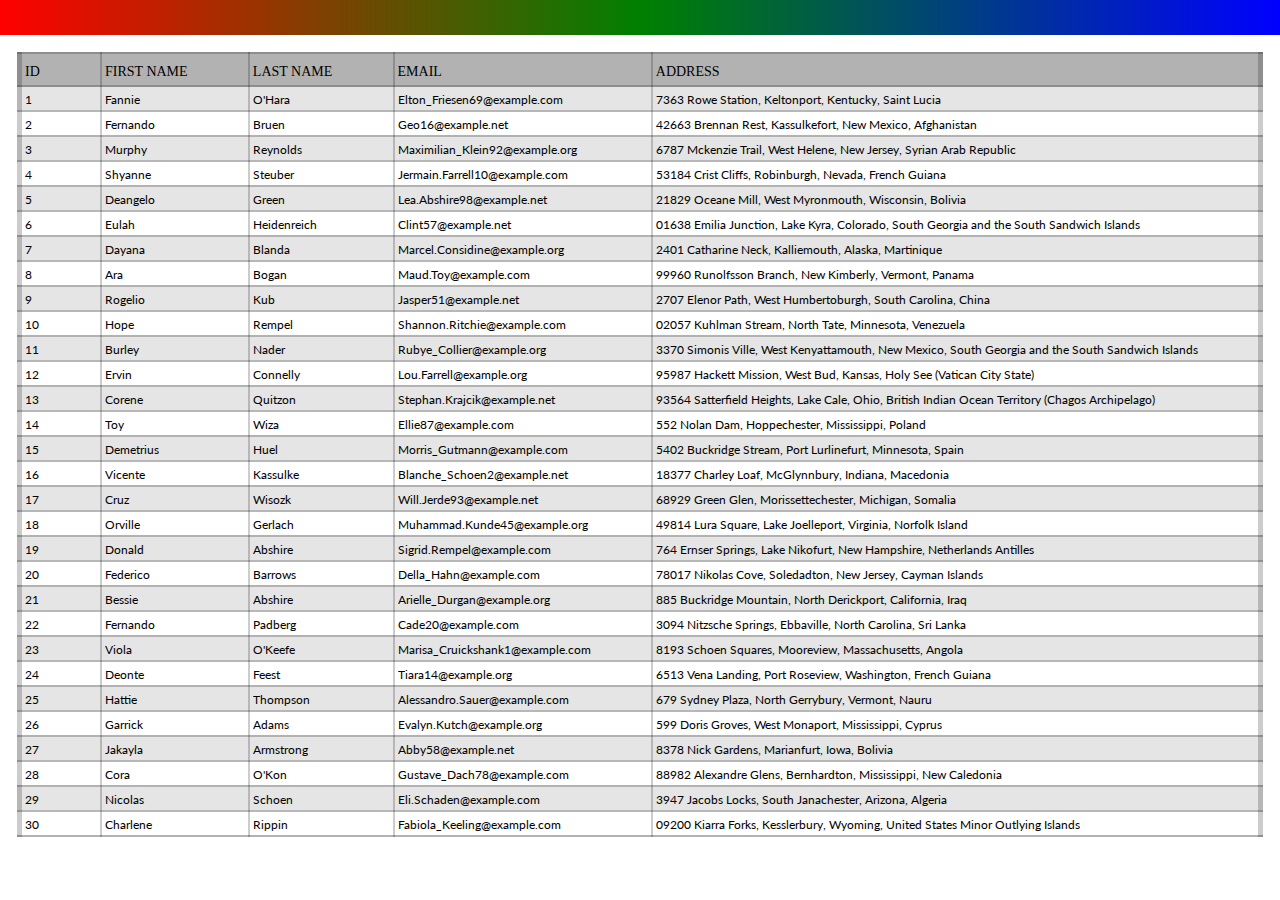
<file: index.html>
<!DOCTYPE html><html lang="en"><head><meta charset="utf-8"/><meta name="viewport" content="width=device-width,initial-scale=1,shrink-to-fit=no"/><link rel="shortcut icon" href="/favicon.ico"/><link href="https://fonts.googleapis.com/css?family=Arima+Madurai" rel="stylesheet"/><title>Z</title><link href="/static/css/main.370e3003.css" rel="stylesheet"></head><body><div id="root"></div><script type="text/javascript" src="/static/js/main.82086cce.js"></script></body></html>
</file>
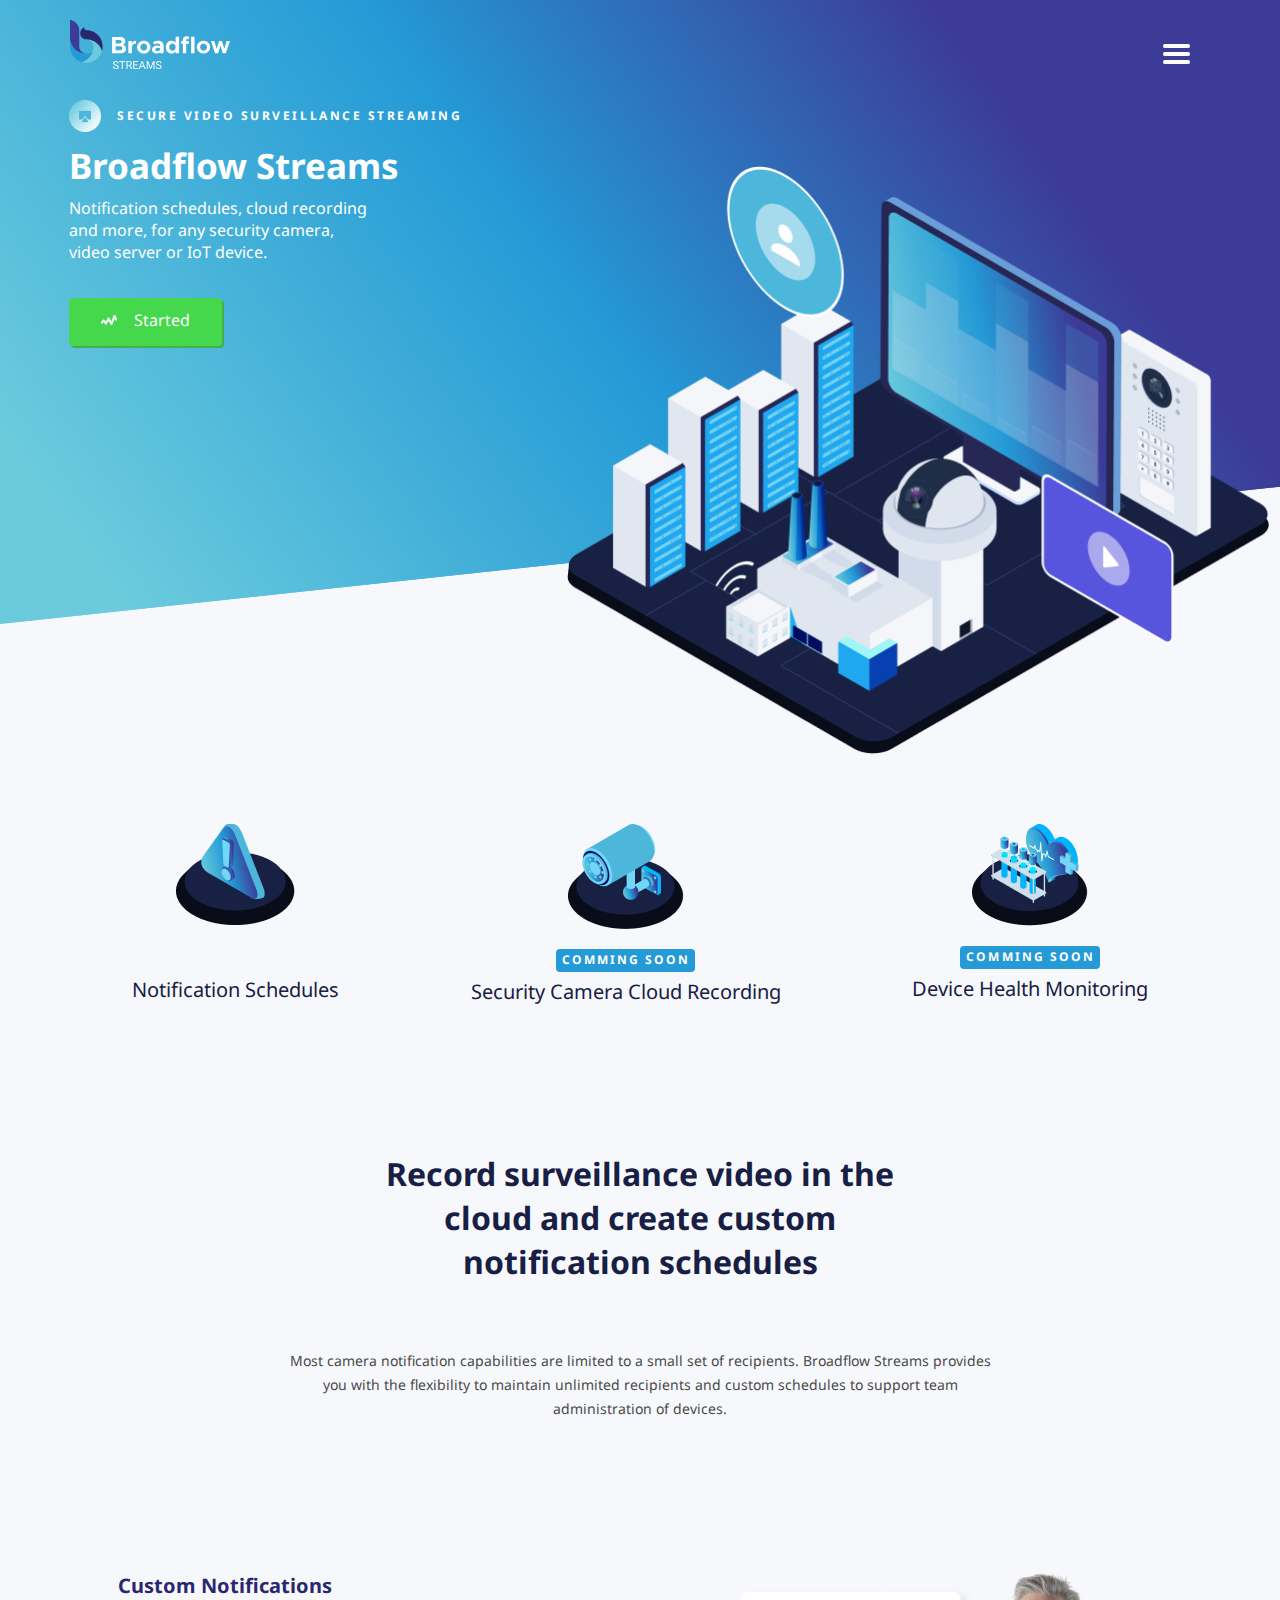
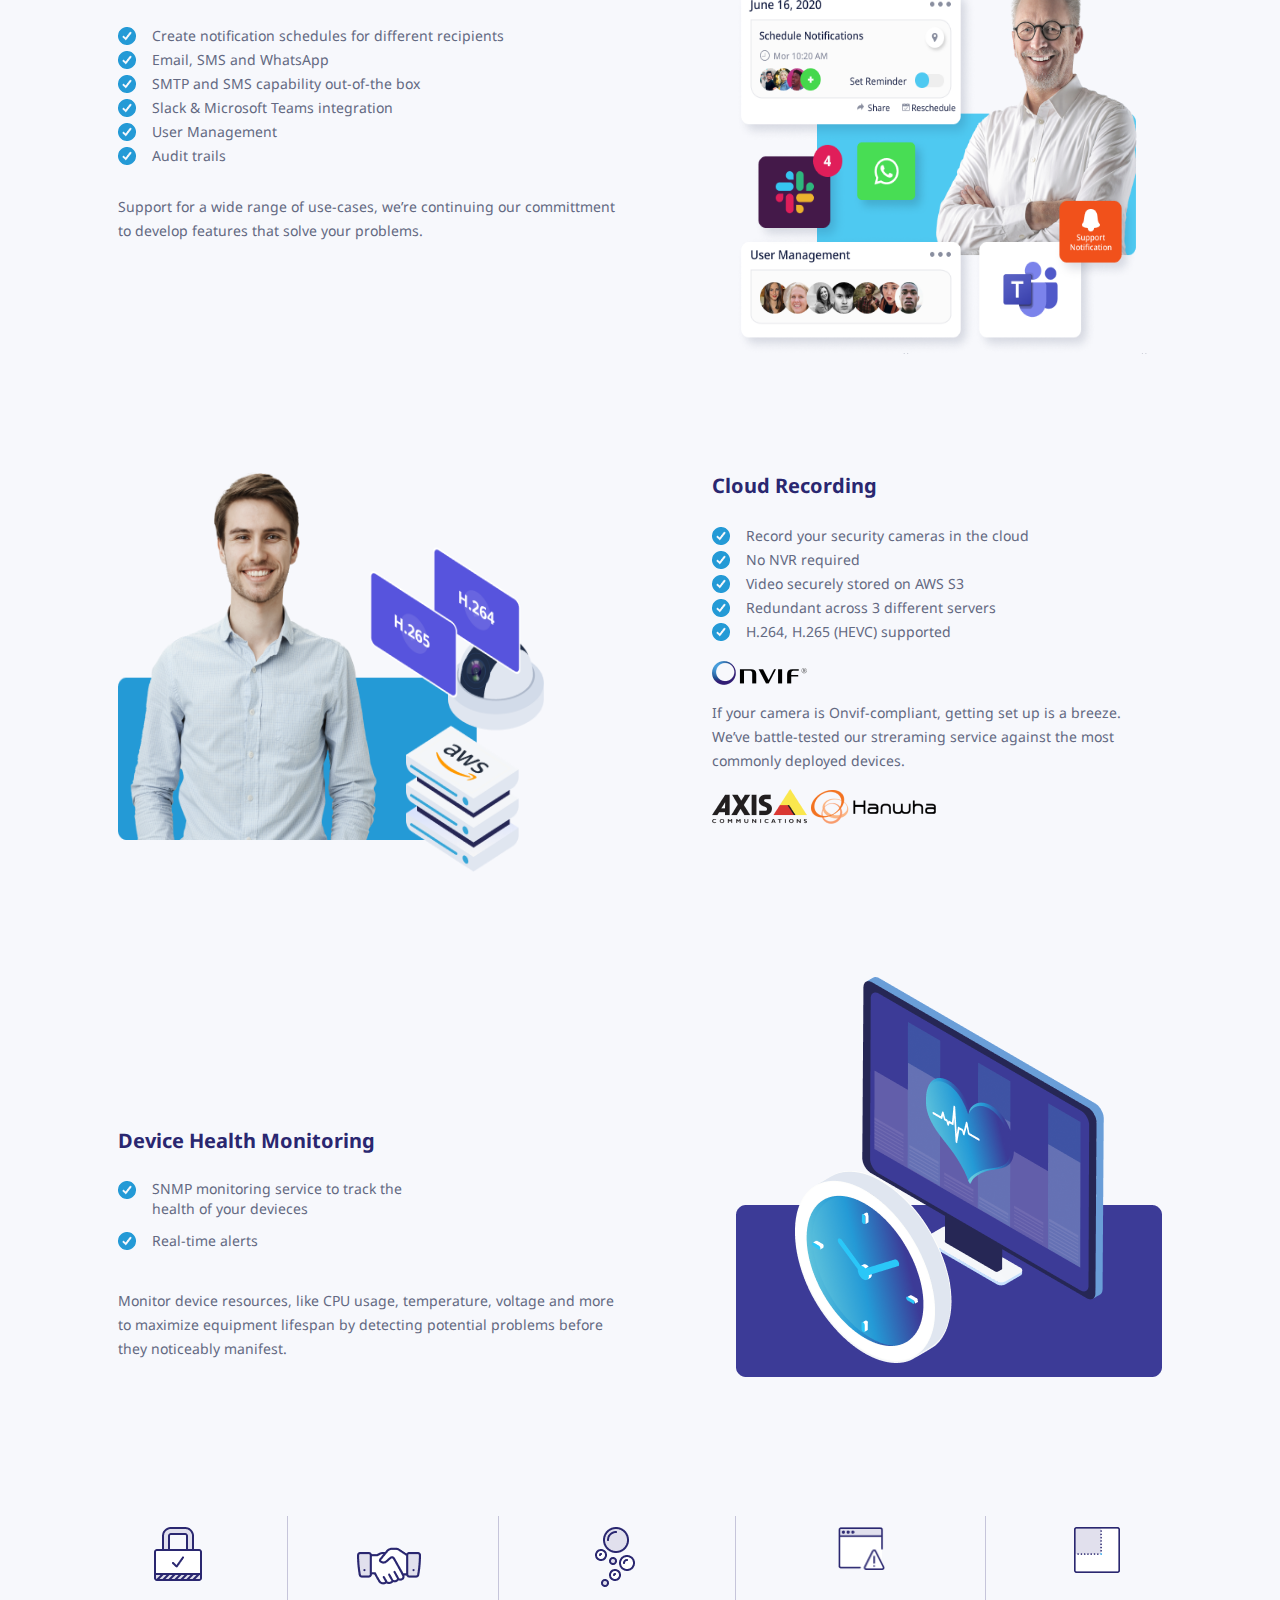
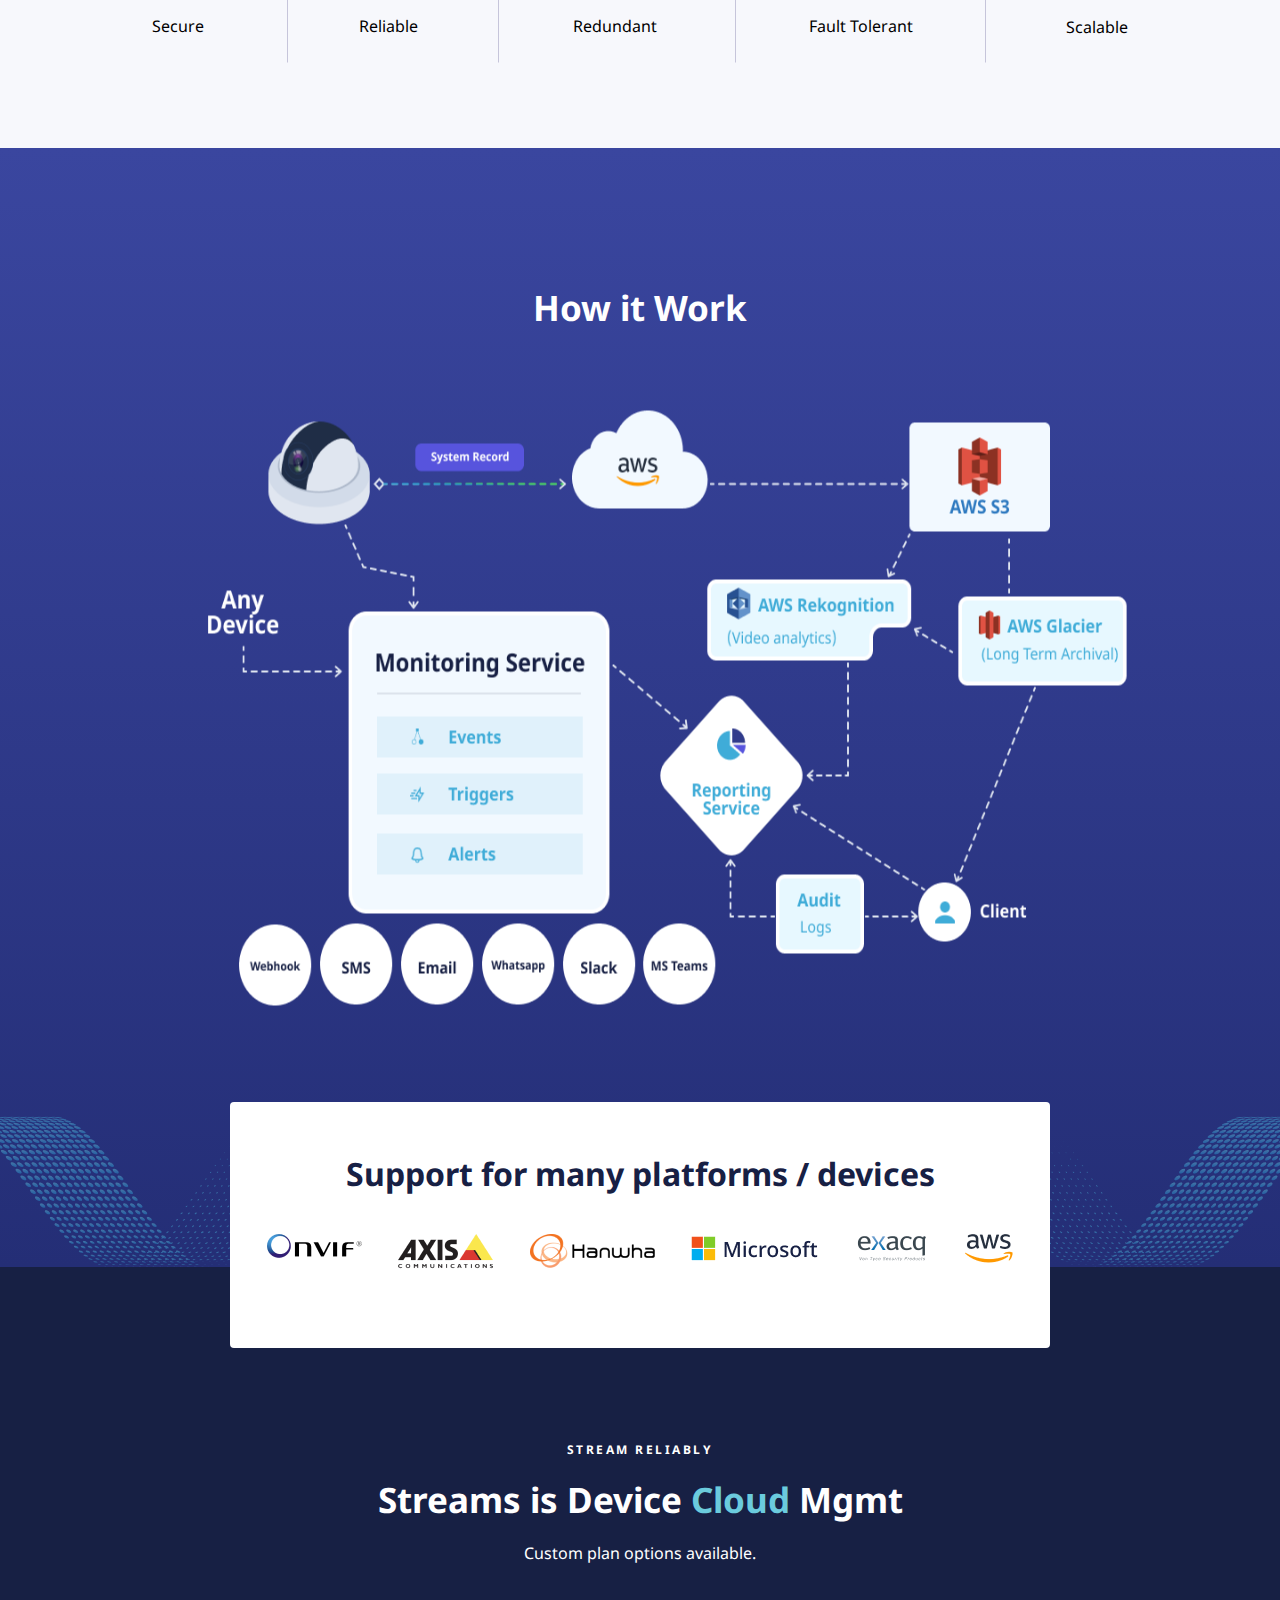
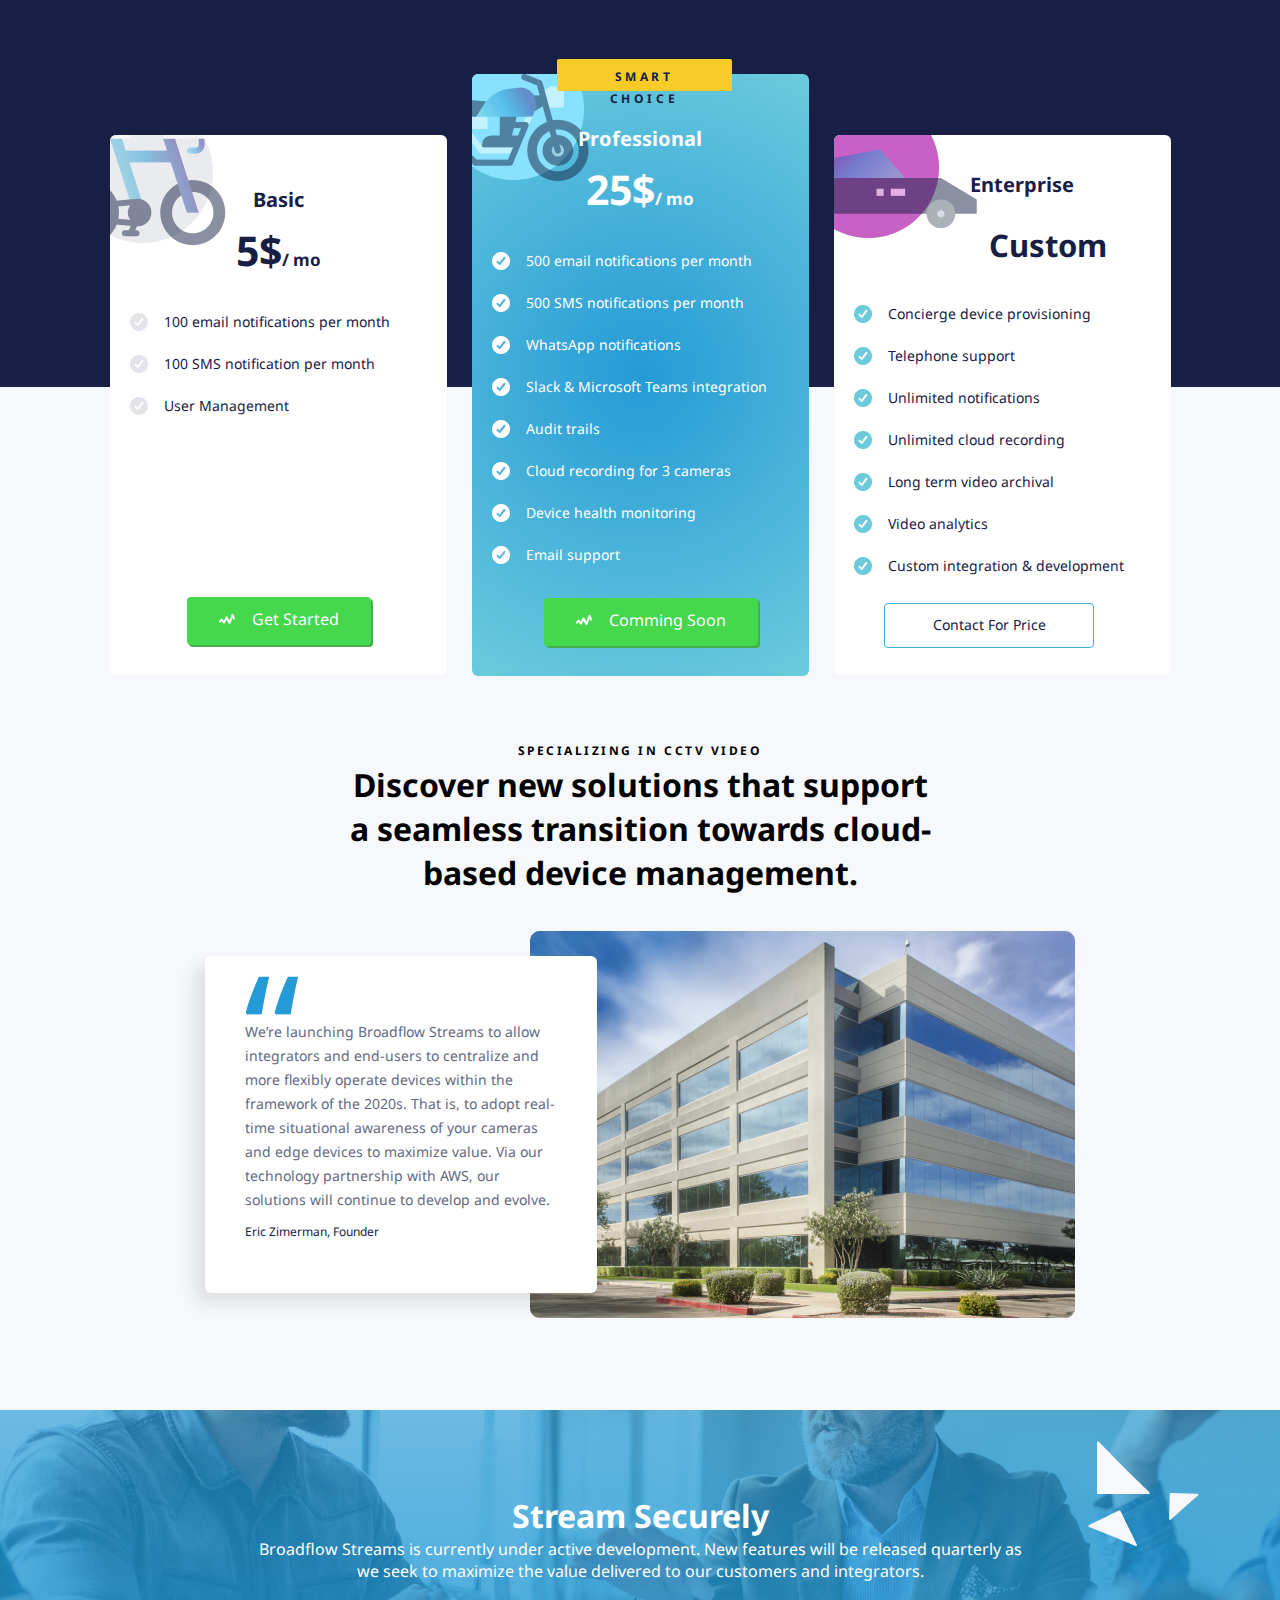
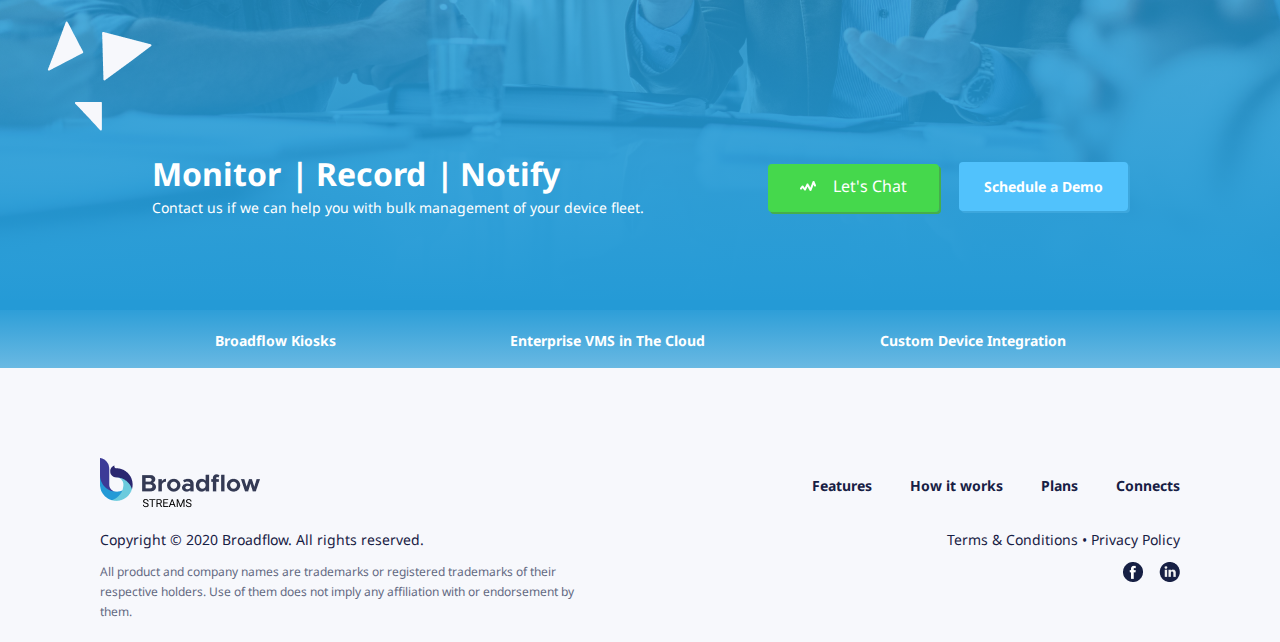
<file: broadflow/index.html>
<!DOCTYPE html>
<html lang="en">
  <head>
    <meta charset="UTF-8" />
    <meta name="viewport" content="width=device-width, initial-scale=1.0" />
    <title>Web</title>
    <link rel="stylesheet" href="./css/style.css" />
    <link
      rel="stylesheet"
      href="./css/small.css"
      media="screen and (min-width: 320px) and (max-width: 374px)"
    />
    <link
      rel="stylesheet"
      media="screen and (min-width: 375px) and (max-width: 599px)"
      href="./css/mobile.css"
    />

    <link
      rel="stylesheet"
      href="./css/tablet.css"
      media="screen and (min-width: 600px) and (max-width: 1024px)"
    />
    <!-- max 997 -->
    <link
      rel="stylesheet"
      href="./css/large.css"
      media="screen and (min-width: 1025px) and (max-width: 1280px)"
    />
    <link
      rel="stylesheet"
      href="https://cdnjs.cloudflare.com/ajax/libs/font-awesome/4.7.0/css/font-awesome.min.css"
    />
  </head>
  <body style="display: none;">
    <header>
      <nav>
        <div class="logo-header">
          <img src="./img/logo.png" alt="logo-header" class="logo" />
          <img src="./img/icon-menu.png" alt="" class="burger" />
        </div>
        <ul class="nav-links">
          <li class="nav-link"><a href="#">Features</a></li>
          <li class="nav-link"><a href="#">How it works</a></li>
          <li class="nav-link"><a href="#">Plans</a></li>
          <li class="nav-link active"><a href="#">Connect</a></li>
        </ul>
      </nav>
      <div class="under">
        <div class="text">
          <div class="header-title">
            <div class="title-1">
              <img src="./img/header-icon.png" alt="icon" />
              <p class="main-p">SECURE VIDEO SURVEILLANCe STREAMING</p>
              <p class="sub-p">SECURE STREAMING</p>
            </div>
            <h1 class="title-2">Broadflow Streams</h1>
          </div>
          <div class="header-intro">
            <p>
              Notification schedules, cloud recording and more, for any security
              camera, video server or IoT device.
            </p>
          </div>
          <div class="btn-header">
            <a href="#" class="btn"
              ><span><img src="./img/icon-button.png" alt="" /></span>
              Started</a
            >
          </div>
        </div>
        <div class="img">
          <img src="./img/header-cover.png" alt="" />
        </div>
      </div>

      <!-- <img src="./img/header-1.png" alt="" class="hd-1" />
      <img src="./img/header-2.png" alt="" class="hd-2" />
      <img src="./img/header-3.png" alt="" class="h-3" />
      <img src="./img/header-4.png" alt="" class="h-3" /> -->
    </header>
    <img class="header-cover" src="./img/header-cover.png" alt="" />

    <section class="features">
      <div class="features-head">
        <div class="features-head-1">
          <img src="./img/icon-1.png" alt="" />
          <p>Notification Schedules</p>
        </div>
        <div class="features-head-2">
          <img src="./img/icon-2.png" alt="" />
          <span>comming soon</span>
          <p>Security Camera Cloud Recording</p>
        </div>
        <div class="features-head-2">
          <img src="./img/icon-3.png" alt="" />
          <span>comming soon</span>
          <p>Device Health Monitoring</p>
        </div>
      </div>
      <div class="features-content">
        <div class="features-heading">
          <p>
            Record surveillance video in the cloud and create custom
            notification schedules
          </p>
        </div>
        <div class="features-intro">
          <p>
            Most camera notification capabilities are limited to a small set of
            recipients. Broadflow Streams provides you with the flexibility to
            maintain unlimited recipients and custom schedules to support team
            administration of devices.
          </p>
        </div>
      </div>

      <div class="content">
        <div class="main-content">
          <div class="main-content-1">
            <h3>Custom Notifications</h3>
            <ul class="list-items">
              <li class="list-item">
                <img src="./img/tick-check.png" alt="" class="p-1 p-2 p-11" />
                <p class="lh-1">
                  Create notification schedules for different recipients
                </p>
              </li>
              <li class="list-item">
                <img src="./img/tick-check.png" alt="" />
                <p>Email, SMS and WhatsApp</p>
              </li>
              <li class="list-item">
                <img src="./img/tick-check.png" alt="" class="p-1" />
                <p class="lh-1">SMTP and SMS capability out-of-the box</p>
              </li>
              <li class="list-item">
                <img src="./img/tick-check.png" alt="" class="p-1" />
                <p class="lh-1 lh--1">Slack & Microsoft Teams integration</p>
              </li>
              <li class="list-item">
                <img src="./img/tick-check.png" alt="" />
                <p>User Management</p>
              </li>
              <li class="list-item">
                <img src="./img/tick-check.png" alt="" />
                <p>Audit trails</p>
              </li>
            </ul>
            <p class="mt-2">
              Support for a wide range of use-cases, we’re continuing our
              committment to develop features that solve your problems.
            </p>
          </div>

          <img src="./img/content-1.png" alt="" class="c-1" />
        </div>

        <div class="main-content">
          <div class="main-content-1 swap-content">
            <h3>Cloud Recording</h3>
            <ul class="list-items">
              <li class="list-item">
                <img src="./img/tick-check.png" alt="" class="p-1 b-1" />
                <p class="lh-1">Record your security cameras in the cloud</p>
              </li>
              <li class="list-item">
                <img src="./img/tick-check.png" alt="" />
                <p>No NVR required</p>
              </li>
              <li class="list-item">
                <img src="./img/tick-check.png" alt="" />
                <p>Video securely stored on AWS S3</p>
              </li>
              <li class="list-item">
                <img src="./img/tick-check.png" alt="" class="p-1 z-1" />
                <p class="lh-1">Redundant across 3 different servers</p>
              </li>
              <li class="list-item">
                <img src="./img/tick-check.png" alt="" />
                <p>H.264, H.265 (HEVC) supported</p>
              </li>
            </ul>
            <img src="./img/logo-content-1.png" alt="" class="lg-n" />
            <p>
              If your camera is Onvif-compliant, getting set up is a breeze.
              We’ve battle-tested our streraming service against the most
              commonly deployed devices.
            </p>
            <div class="lg-c">
              <img src="./img/logo-axis.png" alt="" class="lg-axis" />
              <img src="./img/logo-hanwha.png" alt="" class="lg-hw" />
            </div>
          </div>
          <div class="swap-img">
            <img src="./img/content-2.png" alt="" class="c-2" />
          </div>
        </div>

        <div class="main-content">
          <div class="main-content-1 mt-1">
            <h3>Device Health Monitoring</h3>
            <ul class="list-items">
              <li
                class="list-item"
                style="display: flex; align-items: flex-start;"
              >
                <img
                  src="./img/tick-check.png"
                  alt=""
                  style="padding-top: 2px;"
                />
                <p
                  style="line-height: 20px; margin-bottom: 10px; width: 274px;"
                >
                  SNMP monitoring service to track the health of your devieces
                </p>
              </li>
              <li class="list-item">
                <img src="./img/tick-check.png" alt="" />
                <p>Real-time alerts</p>
              </li>
            </ul>
            <p class="mt-3">
              Monitor device resources, like CPU usage, temperature, voltage and
              more to maximize equipment lifespan by detecting potential
              problems before they noticeably manifest.
            </p>
          </div>

          <img src="./img/content-3.png" alt="" class="c-1 t-1" />
        </div>
      </div>

      <div class="features-footer">
        <ul class="items">
          <li class="item">
            <img src="./img/icon-4.png" alt="" />
            <p>Secure</p>
          </li>
          <li class="item">
            <img src="./img/icon-5.png" alt="" />
            <p>Reliable</p>
          </li>
          <li class="item">
            <img src="./img/icon-6.png" alt="" style="width: 40px;" />
            <p>Redundant</p>
          </li>
          <li class="item">
            <img src="./img/icon-7.png" alt="" style="width: 47px;" />
            <p>Fault Tolerant</p>
          </li>
          <li class="item">
            <img src="./img/icon-8.png" alt="" />
            <p>Scalable</p>
          </li>
        </ul>
      </div>
    </section>

    <section class="how">
      <div class="how-1">
        <p class="title">How it Work</p>
        <img src="./img/HOW.png" alt="" class="banner" />
        <img src="./img/HIW-1.png" alt="" class="abc" />
        <img src="./img/HIW-2.png" alt="" class="abc-1" />
        <div class="intro">
          <p>Support for many platforms / devices</p>
          <ul>
            <li><img src="./img/logo-content-1.png" alt="" /></li>
            <li><img src="./img/logo-axis.png" alt="" /></li>
            <li><img src="./img/logo-hanwha.png" alt="" /></li>
            <li>
              <img src="./img/logo-micro.png" alt="" />
            </li>
            <li><img src="./img/logo-exacq.png" alt="" /></li>
            <li><img src="./img/logo-aws.png" alt="" /></li>
          </ul>
        </div>
      </div>
      <div class="intro-m">
        <p>Support for many platforms / devices</p>
        <ul>
          <li><img src="./img/logo-content-1.png" alt="" /></li>
          <li><img src="./img/logo-axis.png" alt="" /></li>
          <li><img src="./img/logo-hanwha.png" alt="" /></li>
          <li>
            <img src="./img/logo-micro.png" alt="" />
          </li>
          <li><img src="./img/logo-exacq.png" alt="" /></li>
          <li><img src="./img/logo-aws.png" alt="" /></li>
        </ul>
      </div>

      <div class="how-2">
        <div class="how-2-intro">
          <p>stream reliably</p>
          <h3>
            Streams is Device <span style="color: #6bcbdd;">Cloud</span> Mgmt
          </h3>
        </div>
        <p class="how-2-p">Custom plan options available.</p>

        <div class="card">
          <div class="basic">
            <p class="title-basic">Basic</p>
            <p class="value"><span class="number">5$</span>/ mo</p>
            <ul class="list-items">
              <li class="list-item">
                <img src="./img/tick-check-gray.png" alt="" />
                <p>100 email notifications per month</p>
              </li>
              <li class="list-item">
                <img src="./img/tick-check-gray.png" alt="" />
                <p>100 SMS notification per month</p>
              </li>
              <li class="list-item">
                <img src="./img/tick-check-gray.png" alt="" />
                <p>User Management</p>
              </li>
            </ul>

            <a href="#" class="btn btn-m"
              ><span
                ><img src="./img/icon-button.png" alt="" class="icon-btn"
              /></span>
              Get Started</a
            >

            <img src="./img/Ellipse-gray.png" alt="" class="e-1" />
            <img src="./img/icon-bike-circle.png" alt="" class="e-1" />
          </div>
          <div class="pro">
            <p class="title-basic">Professional</p>
            <p class="value"><span class="number">25$</span>/ mo</p>
            <ul class="list-items">
              <li class="list-item">
                <img src="./img/tick-check-white.png" alt="" />
                <p>500 email notifications per month</p>
              </li>
              <li class="list-item">
                <img src="./img/tick-check-white.png" alt="" />
                <p>500 SMS notifications per month</p>
              </li>
              <li class="list-item">
                <img src="./img/tick-check-white.png" alt="" />
                <p>WhatsApp notifications</p>
              </li>
              <li class="list-item">
                <img src="./img/tick-check-white.png" alt="" />
                <p>Slack & Microsoft Teams integration</p>
              </li>
              <li class="list-item">
                <img src="./img/tick-check-white.png" alt="" />
                <p>Audit trails</p>
              </li>
              <li class="list-item">
                <img src="./img/tick-check-white.png" alt="" />
                <p>Cloud recording for 3 cameras</p>
              </li>
              <li class="list-item">
                <img src="./img/tick-check-white.png" alt="" />
                <p>Device health monitoring</p>
              </li>
              <li class="list-item">
                <img src="./img/tick-check-white.png" alt="" />
                <p>Email support</p>
              </li>
            </ul>
            <div class="yellow-card">
              <p>SMART CHOICE</p>
            </div>
            <a href="#" class="btn"
              ><span
                ><img src="./img/icon-button.png" alt="" class="icon-btn"
              /></span>
              Comming Soon</a
            >
            <img src="./img/Ellipse-blue.png" alt="" class="e-1" />
            <img src="./img/icon-bike.png" alt="" class="e-1" />
          </div>
          <div class="basic enterprise">
            <p class="title-basic">Enterprise</p>
            <p class="value">Custom</p>
            <ul class="list-items">
              <li class="list-item">
                <img src="./img/tick-check-green.png" alt="" />
                <p>Concierge device provisioning</p>
              </li>
              <li class="list-item">
                <img src="./img/tick-check-green.png" alt="" />
                <p>Telephone support</p>
              </li>
              <li class="list-item">
                <img src="./img/tick-check-green.png" alt="" />
                <p>Unlimited notifications</p>
              </li>
              <li class="list-item">
                <img src="./img/tick-check-green.png" alt="" />
                <p>Unlimited cloud recording</p>
              </li>
              <li class="list-item">
                <img src="./img/tick-check-green.png" alt="" />
                <p>Long term video archival</p>
              </li>
              <li class="list-item">
                <img src="./img/tick-check-green.png" alt="" />
                <p>Video analytics</p>
              </li>
              <li class="list-item">
                <img src="./img/tick-check-green.png" alt="" />
                <p>Custom integration & development</p>
              </li>
            </ul>
            <a href="#" class="btn-white">Contact For Price</a>
            <img src="./img/Ellipse-pink.png" alt="" class="e-1" />
            <img src="./img/icon-car.png" alt="" class="e-1" />
          </div>
        </div>
        <img src="./img/abc-1.png" alt="" class="h-1" />
        <img src="./img/abc.png" alt="" class="h-1" />
        <img src="./img/abc-2.png" alt="" class="h-5" />
        <!--fix-->
        <img src="./img/abc-3.png" alt="" class="h-2" />
        <img src="./img/abc-4.png" alt="" class="h-3" />
        <img src="./img/abc-5.png" alt="" class="h-3" />
        <!-- mobile -->
        <img src="./img/a-2.png" alt="" class="bg-m-1" />
        <img src="./img/a-3.png" alt="" class="bg-m-1" />
        <img src="./img/a-4.png" alt="" class="bg-m-2" />
        <img src="./img/a-1.png" alt="" class="bg-m-3" />
        <img src="./img/a-6.png" alt="" class="bg-m-4" />
        <img src="./img/a-5.png" alt="" class="bg-m-4" />
      </div>

      <div class="how-3">
        <!-- style="width: 1444px;"-->
        <p class="how-3-title">SPECIALIZING IN CCTV Video</p>
        <h3 class="how-3-content">
          Discover new solutions that support a seamless transition towards
          cloud-based device management.
        </h3>
        <h3 class="how-3-m">
          Discover new solutions for cloud device management.
        </h3>
        <div class="how-3-intro">
          <div class="ceo">
            <img src="./img/logoo.png" alt="" class="logoo" />
            <p class="ceo-content">
              We’re launching Broadflow Streams to allow integrators and
              end-users to centralize and more flexibly operate devices within
              the framework of the 2020s. That is, to adopt real-time
              situational awareness of your cameras and edge devices to maximize
              value. Via our technology partnership with AWS, our solutions will
              continue to develop and evolve.
            </p>
            <p class="author">Eric Zimerman, Founder</p>
          </div>
          <img src="./img/content-4.png" alt="" class="content-4" />
        </div>
      </div>
    </section>

    <section class="plan">
      <!-- <img src="./img/bg.png" alt="" class="img-plan" />
      <img src="./img/bg-m.png" alt="" class="img-pm" /> -->

      <div class="container">
        <div class="plan-content">
          <h3>Stream Securely</h3>
          <p>
            Broadflow Streams is currently under active development. New
            features will be released quarterly as we seek to maximize the value
            delivered to our customers and integrators.
          </p>
          <img src="./img/icon-11.png" alt="" class="img-m-1" />
          <img src="./img/icon-10.png" alt="" class="img-m-2" />
        </div>
        <div class="contact">
          <div class="contact-content">
            <ul class="nav-contacts">
              <li>Monitor</li>
              <li>Record</li>
              <li>Notify</li>
            </ul>
            <p>
              Contact us if we can help you with bulk management of your device
              fleet.
            </p>
          </div>
          <div class="live">
            <div>
              <a href="#" class="btn"
                ><span
                  ><img src="./img/icon-button.png" alt="" class="icon-btn"
                /></span>
                Let's Chat</a
              >
            </div>
            <div>
              <a href="#" class="btn-blue">Schedule a Demo</a>
            </div>
          </div>
        </div>
      </div>
    </section>
    <div class="plan-footer">
      <ul>
        <li>Broadflow Kiosks</li>
        <li>Enterprise VMS in The Cloud</li>
        <li>Custom Device Integration</li>
      </ul>
    </div>

    <!-- footer -->
    <footer class="footer">
      <div class="nav-footer">
        <img src="./img/logo-footer.png" alt="" />
        <ul>
          <li>Features</li>
          <li>How it works</li>
          <li>Plans</li>
          <li>Connects</li>
        </ul>
      </div>
      <div class="copy">
        <p class="cp">Copyright © 2020 Broadflow. All rights reserved.</p>
        <div class="i-h">
          <img src="./img/icon-fb.png" alt="" />
          <img src="./img/icon-in.png" alt="" />
        </div>
        <p class="term">Terms & Conditions • Privacy Policy</p>
      </div>
      <div class="tks">
        <p>
          All product and company names are trademarks or registered trademarks
          of their respective holders. Use of them does not imply any
          affiliation with or endorsement by them.
        </p>
        <ul>
          <li><img src="./img/icon-fb.png" alt="" class="fm-1" /></li>
          <li><img src="./img/icon-in.png" alt="" class="fm-2" /></li>
        </ul>
      </div>
    </footer>

    <script src="./js/app.js"></script>
  </body>
</html>
</file>
<file: static/css/main.370e3003.css>
@import url(https://fonts.googleapis.com/css?family=Lato|PT+Mono);.table-outer{height:calc(100% - 35px)}.table-tools{height:35px;background-image:-webkit-gradient(linear,left top,right top,from(red),color-stop(green),to(blue));background-image:-webkit-linear-gradient(left,red,green,blue);background-image:-o-linear-gradient(left,red,green,blue);background-image:linear-gradient(90deg,red,green,blue)}.table-inner{font-family:Lato;font-size:12px;padding:17px}.columns{position:relative;display:-ms-flexbox;display:flex}.columns:before{left:0;width:5px}.columns:after,.columns:before{content:" ";position:absolute;top:0;bottom:0;background-color:rgba(0,0,0,.2)}.columns:after{right:0;width:3px}.columns-resizer{position:absolute;top:0;bottom:0;left:0;width:8px;cursor:col-resize;z-index:9999}.columns-scroll-fix{position:absolute;width:100%;height:1px;top:0;left:0;pointer-events:none}.column{position:relative;-ms-flex:auto;flex:auto}.column-resizer{position:absolute;top:0;bottom:0;right:0;width:8px;cursor:col-resize;z-index:9999}.column-resizer:before{content:" ";position:absolute;top:0;bottom:0;left:3px;right:3px;background-color:rgba(0,0,0,.2)}.cell{width:100%;height:25px;line-height:25px;white-space:nowrap;overflow:hidden;-o-text-overflow:ellipsis;text-overflow:ellipsis;cursor:default;border-bottom:2px solid rgba(0,0,0,.2)}.cell:nth-child(2n){background-color:rgba(0,0,0,.1)}.cell:nth-child(odd){border-color:rgba(0,0,0,.3)}.cell.header{height:35px;line-height:35px;border-top:2px solid rgba(0,0,0,.2);border-bottom:2px solid rgba(0,0,0,.2);text-transform:uppercase;background-color:rgba(0,0,0,.3);font-family:PT Mono;font-size:14px}.cell{padding-right:8px}.column:first-child .cell{position:relative;padding-left:8px}
/*# sourceMappingURL=main.370e3003.css.map*/
</file>
<file: broadflow/css/style.css>
@import url('https://fonts.googleapis.com/css2?family=Noto+Sans:wght@400;700&display=swap');

* {
  margin: 0;
  padding: 0;
  box-sizing: border-box;
}

body {
  width: 100vw;
  font-family: 'Noto Sans', sans-serif;
  background: #f7f8fc;
  display: block !important;
}

a {
  text-decoration: none;
}

li {
  list-style-type: none;
}

.h-1 {
  position: absolute;
  top: 0;
  left: 0;
  /* z-index: -1; */
}

.h-2 {
  position: absolute;
  bottom: 0;
  left: 0;
  /* z-index: -1; */
}

.h-3 {
  position: absolute;
  bottom: 0;
  right: 0;
}

.hd-1 {
  position: absolute;
  top: 0;
  left: 0;
  z-index: -1;
}

.hd-2 {
  position: absolute;
  bottom: 0;
  left: 0;
  z-index: -1;
}

.h-5 {
  position: absolute;
  top: 0;
  right: 0;
}

.btn-white {
  width: 210px;
  height: 45px;
  border: 1.12916px solid #3cabd9;
  border-radius: 4px;
  font-style: normal;
  font-weight: normal;
  font-size: 14px;
  line-height: 19px;
  color: #172044;
  padding: 11px 42px 15px;
}

.btn-blue {
  background: #51c2fc;
  box-shadow: 2px 2px 0px #3da7dd;
  border-radius: 4px;
  padding: 15px 25px;
  font-style: normal;
  font-weight: bold;
  font-size: 14px;
  line-height: 19px;
  margin-left: 20px;
  color: #fff;
}

/* Header */

/* header {
  width: 100%;
  height: 571px;
  background: linear-gradient(
    234deg,
    #3c3b97 20.19%,
    #249ad6 53.03%,
    #6bcbdd 91.85%
  );
  color: #fff;
  clip-path: polygon(0 0, 100% 0, 100% 78%, 0% 100%);
  position: relative;
} */

header {
  position: relative;
  width: 100%;
  height: 571px;
  background: #f7f8fc;
  color: #fff;
}

header::after {
  content: '';
  background: linear-gradient(
    234deg,
    #3c3b97 20.19%,
    #249ad6 53.03%,
    #6bcbdd 91.85%
  );
  width: 100%;
  height: 100%;
  clip-path: polygon(0 0, 100% 0, 100% 80%, 0 100%);
  position: absolute;
  top: 0;
  left: 0;
  padding: 0;
  margin: 0;
  z-index: 1;
}

nav {
  display: flex;
  justify-content: space-between;
  position: absolute;
  z-index: 2;
  left: 0;
  right: 0;
}

.logo-header {
  margin: 19px 0 0 90px;
}

.burger {
  display: none;
}

.nav-links {
  display: flex;
  justify-content: center;
  align-items: center;
  margin: 23px 80px 0 0;
  max-width: 2000px;
}

.nav-link {
  padding-right: 45px;
}

.nav-link:nth-last-child(1) {
  padding-right: 0;
}

.nav-link a {
  color: #fff;
}

.active a {
  background: #fff;
  color: #3c3b97;
  padding: 14px 35px;
  border-radius: 5px;
}

.under {
  display: flex;
  justify-content: space-between;
  position: absolute;
  z-index: 2;
  left: 0;
  right: 0;
  margin-top: 50px;
}

.text {
  width: 470px;
  margin-top: 70px;
  margin-left: 90px;
}

/* .header-title {
  margin: 80px 0 0 90px;
} */

.title-1 {
  display: flex;
}

.main-p {
  display: block;
}

.title-1 .sub-p {
  display: none;
}

.title-1 p {
  display: flex;
  align-self: center;
  padding-left: 16px;
  font-style: normal;
  font-weight: bold;
  font-size: 12px;
  line-height: 16px;
  letter-spacing: 0.21em;
  text-transform: uppercase;
}

.title-2 {
  width: 454px;
  height: 48px;
  font-style: normal;
  font-weight: bold;
  font-size: 35px;
  line-height: 48px;
  margin: 10px 0 65px;
}

/* .header-intro {
  margin-left: 90px;
} */

.header-intro p {
  width: 470px;
  height: 66px;
  font-style: normal;
  font-weight: normal;
  font-size: 16px;
  line-height: 22px;
  margin-bottom: 24px;
}

/* .btn-header {
  margin-left: 90px;
} */

.btn {
  padding: 11px 32px 15px 32px;
  background: #45d84c;
  color: #fff;
  box-shadow: 2px 2px 0px #46ae4b;
  border-radius: 4px;
}

.btn span {
  padding-right: 13px;
}

.header-cover {
  display: none;
}

.img {
  margin-top: 30px;
}

/* .header-cover {
   position: absolute;
  right: 117px;
  top: 40px; */
/* max-width: 725px;
  max-height: 620px; 
} */

/* end header */

/* features */
.features {
  background: #f7f8fc;
  width: 100%;
}

.features-head {
  margin-top: 200px;
  display: flex;
  justify-content: space-evenly;
}

.features-head-1 {
  text-align: center;
}

.features-head-1 p {
  margin-top: 45px;
  font-size: 20px;
  line-height: 27px;
  color: #172044;
}

.features-head-2 {
  display: flex;
  flex-direction: column;
  align-items: center;
}

.features-head-2 span {
  margin: 20px 0 6px 0;
  color: #fff;
  background: #249ad6;
  padding: 3px 5px 4px 6px;
  border-radius: 4px;
  font-size: 12px;
  font-weight: bold;
  line-height: 16px;
  letter-spacing: 0.13rem;
  text-transform: uppercase;
}

.features-head-2 p {
  font-weight: normal;
  font-size: 20px;
  line-height: 27px;
  color: #172044;
}

/* Content */

.features-content {
  margin-top: 147px;
  display: flex;
  flex-direction: column;
  align-items: center;
}

.features-content .features-heading {
  font-style: normal;
  font-weight: bold;
  font-size: 32px;
  line-height: 44px;
  text-align: center;
  color: #172044;
  width: 37%;
  height: 138px;
}

.features-content .features-intro {
  font-style: normal;
  font-weight: normal;
  font-size: 14px;
  line-height: 24px;
  text-align: center;
  color: #4a4a4a;
  width: 43%;
  height: 72px;
  margin-top: 17px;
}

/* content */

.content {
  margin-top: 123px;
}

.main-content {
  display: flex;
  justify-content: space-evenly;
  margin-bottom: 100px;
}

.main-content-1 {
  width: 500px;
  height: 340px;
}

.main-content-1 h3 {
  font-style: normal;
  font-weight: bold;
  font-size: 20px;
  line-height: 27px;
  color: #2a2770;
  margin-bottom: 25px;
}

.item-content {
  display: flex;
  align-items: center;
}

.item-content i {
  font-style: normal;
  font-weight: normal;
  font-size: 14px;
  line-height: 34px;
  color: #172044;
  padding-right: 16px;
}

.swap-content {
  order: 2;
}

.lg-c {
  margin-top: 16px;
}

.lg-n {
  margin: 17px 0 11px;
}

.mt-1 {
  margin-top: 150px;
  height: 250px;
}

.mt-2 {
  margin-top: 27px;
}

.mt-3 {
  margin-top: 36px;
}

.list-item {
  display: flex;
  align-items: center;
}

.list-item p {
  font-style: normal;
  font-weight: normal;
  font-size: 14px;
  line-height: 34px;
  color: #172044;
  padding-left: 16px;
}

.features-footer {
  margin: 150px 0 110px 0;
}

.items {
  display: flex;
  justify-content: space-evenly;
  position: relative;
}

.item {
  display: flex;
  flex-direction: column;
  align-items: center;
}

.item:nth-child(1) p {
  margin-top: 34px;
}

.item:nth-child(2) p {
  margin-top: 30px;
}

.item:nth-child(2) img {
  margin-top: 20px;
}

.item:nth-child(3) p {
  margin-top: 28px;
}

.item:nth-child(4) p {
  margin-top: 45px;
}

.item:nth-child(5) p {
  margin-top: 43px;
}

.item:nth-child(1)::after {
  content: url('../img/after.png');
  position: absolute;
  right: 77.5%;
  top: -10%;
}

.item:nth-child(2)::after {
  content: url('../img/after.png');
  position: absolute;
  right: 61%;
  top: -10%;
}

.item:nth-child(3)::after {
  content: url('../img/after.png');
  position: absolute;
  right: 42.5%;
  top: -10%;
}

.item:nth-child(4)::after {
  content: url('../img/after.png');
  position: absolute;
  right: 23%;
  top: -10%;
}

/* How */
.how-1 {
  width: 100%;
  height: 1119px;
  background: linear-gradient(180deg, #3a469f 0%, #242e76 100%);
  color: #fff;
  position: relative;
}
.title {
  font-style: normal;
  font-weight: bold;
  font-size: 35px;
  line-height: 48px;
  text-align: center;
  padding-top: 136px;
}

.banner {
  position: absolute;
  top: 50%;
  left: 50%;
  transform: translate(-50%, -50%);
  width: 76%;
  max-width: 1093px;
  min-width: 900px;
  /* height: 53%; */
  min-height: 595px;
}

.intro {
  background: #fff;
  width: 64%;
  max-width: 1200px;
  height: 246px;
  color: #333;
  /* position: absolute;
  bottom: -7%;
  left: 18%;
  z-index: 1; */
  border-radius: 4px;
  margin-left: auto;
  margin-right: auto;
  margin-top: 770px;
  position: relative;
  z-index: 1;
}

.intro p {
  font-weight: bold;
  font-size: 32px;
  line-height: 44px;
  text-align: center;
  color: #172044;
  padding-top: 50px;
}

.intro ul {
  display: flex;
  justify-content: space-evenly;
  margin-top: 38px;
}

.abc {
  position: absolute;
  left: 0;
  bottom: 0;
}

.abc-1 {
  position: absolute;
  right: 0;
  bottom: 0;
}

.intro-m {
  display: none;
}
.how-2 {
  width: 100%;
  height: 720px;
  background: #172044;
  color: #fff;
  text-align: center;

  position: relative;
  /* z-index: -1; */
}

.how-2-intro p {
  font-style: normal;
  font-weight: bold;
  font-size: 12px;
  line-height: 16px;
  letter-spacing: 0.21em;
  text-transform: uppercase;
  padding-top: 175px;
  /* not */
  position: relative;
  z-index: 1;
}

.how-2-intro h3 {
  font-style: normal;
  font-weight: bold;
  font-size: 35px;
  line-height: 48px;
  padding: 18px 0;
  position: relative;
  z-index: 1;
}

.how-2-p {
  font-style: normal;
  font-weight: normal;
  font-size: 16px;
  line-height: 22px;
  text-align: center;
  position: relative;
  z-index: 1;
}

.card {
  display: flex;
  justify-content: center;
  align-items: center;
  margin-top: 110px;
}

.basic {
  width: 337px;
  height: 540px;
  background: #fff;
  border-radius: 6px;
  color: #172044;
  margin: 0 25px;
  position: relative;
  bottom: -30px;
  z-index: 1;
}

.basic .list-item {
  padding-left: 43px;
}

.basic .list-item p {
  line-height: 42px;
  color: #172044;
}

.basic .btn {
  position: absolute;
  bottom: 30px;
  right: 89px;
}

.title-basic {
  font-style: normal;
  font-weight: bold;
  font-size: 20px;
  line-height: 27px;
  padding-top: 51px;
  position: relative;
  z-index: 1;
}

.value {
  font-style: normal;
  font-weight: bold;
  font-size: 17px;
  line-height: 23px;
  padding: 9px 0 23px 0;
}
.number {
  font-style: normal;
  font-weight: bold;
  font-size: 41px;
  line-height: 56px;
}

.pro {
  width: 337px;
  height: 602px;
  background: radial-gradient(
    circle,
    rgba(36, 154, 214, 1) 0%,
    rgba(107, 203, 221, 1) 100%
  );
  border-radius: 6px;
  color: #fff;
  position: relative;
  z-index: 1;
}

.pro .list-item {
  line-height: 42px;
  padding-left: 40px;
}

.pro .list-item p {
  color: #fff;
  line-height: 42px;
}

.pro .btn {
  position: absolute;
  bottom: 30px;
  right: 70px;
}

.yellow-card {
  width: 175px;
  height: 32px;
  background: #f9cb28;
  border-radius: 2px;
  position: absolute;
  top: -15px;
  left: 85px;
  z-index: 1;
  color: #172044;
  font-style: normal;
  font-weight: bold;
  font-size: 12px;
  line-height: 186.2%;
  letter-spacing: 0.3em;
  padding: 7px 21px 2px 21px;
}
.e-1 {
  position: absolute;
  top: 0;
  left: 0;
  border-radius: 6px;
}

.enterprise .btn-white {
  position: absolute;
  bottom: 27px;
  right: 65px;
}

.enterprise .title-basic {
  position: relative;
  top: -15px;
  /* left: 20px; */
}

.enterprise .value {
  font-style: normal;
  font-weight: bold;
  font-size: 31px;
  line-height: 42px;
  color: #172044;
  position: absolute;
  top: 80px;
  right: 64px;
}

.enterprise .list-items {
  margin-top: 80px;
}

/* how-3 */
.how-3 {
  margin-top: 356px;
  position: relative;
}

.how-3-title {
  font-style: normal;
  font-weight: bold;
  font-size: 12px;
  line-height: 16px;
  letter-spacing: 0.21em;
  text-transform: uppercase;
  color: #000000;
  margin-bottom: 4px;
  text-align: center;
}

.how-3-content {
  font-style: normal;
  font-weight: bold;
  font-size: 32px;
  line-height: 44px;
  text-align: center;
  color: #000000;
  width: 598px;
  height: 138px;
  margin: auto;
}

.how-3-m {
  display: none;
}

.how-3-intro {
  display: flex;
  justify-content: center;
  align-items: center;
  margin-top: 30px;
  position: relative;
}

.ceo {
  width: 392px;
  height: 337px;
  background: #ffffff;
  box-shadow: -10px 10px 18px rgba(0, 0, 0, 0.1);
  border-radius: 6px;
  padding: 20px 0 0 40px;
  margin-right: -67px;
  position: relative;
  /* left: -20%; */
  z-index: 1;
}

.ceo-content {
  width: 314px;
  height: 200px;
  font-style: normal;
  font-weight: normal;
  font-size: 14px;
  line-height: 24px;
  color: #636982;
}

.author {
  font-style: normal;
  font-weight: normal;
  font-size: 12px;
  line-height: 24px;
  color: #172044;
}

/* plan */

.plan {
  width: 100%;
  height: 500px;
  color: #fff;
  /* background: linear-gradient(
    180deg,
    rgba(36, 154, 214, 0.67) 0%,
    #249ad6 100%
  ); */
  background: url(../img/bg.png);
  background-size: cover;
  position: relative;
  margin-top: 92px;
}

.container {
  background: linear-gradient(
    180deg,
    rgba(36, 154, 214, 0.67) 0%,
    #249ad6 100%
  );
  height: 500px;
}

.img-plan {
  width: 100%;
  max-height: 500px;
  position: absolute;
  z-index: -1;
}

.img-pm {
  display: none;
}

.plan-content h3 {
  font-style: normal;
  font-weight: bold;
  font-size: 32px;
  line-height: 44px;
  text-align: center;
  padding-top: 84px;
}

.plan-content p {
  width: 800px;
  height: 44px;
  margin: auto;
  font-style: normal;
  font-weight: normal;
  font-size: 16px;
  line-height: 22px;
  text-align: center;
}

.img-m-1 {
  position: absolute;
  right: 11%;
  top: 62px;
}

.img-m-2 {
  position: absolute;
  left: 100px;
  top: 210px;
}

.contact {
  display: flex;
  justify-content: space-around;
  /* margin-top: 170px; */
  max-width: 1200px;
  margin: 170px auto 0;
}

.contact-content {
  /* margin-left: 182px; */
}

.nav-contacts {
  width: 408px;
  height: 44px;
  display: flex;
  justify-content: space-between;
}

.nav-contacts li {
  font-style: normal;
  font-weight: bold;
  font-size: 32px;
  line-height: 44px;
  text-align: center;
}

.nav-contacts li:nth-child(1):after {
  content: '|';
  padding-left: 10px;
}

.nav-contacts li:nth-child(2):after {
  content: '|';
  padding-left: 10px;
}

.contact-content p {
  font-style: normal;
  font-weight: normal;
  font-size: 14px;
  line-height: 24px;
}

.live {
  display: flex;
  justify-content: center;
  align-items: center;
  /* margin-right: 11%; */
}

.plan-footer {
  width: 100%;
  height: 68px;
  background: linear-gradient(
    180deg,
    rgba(36, 154, 214, 0.67) 0%,
    #249ad6 100%
  );
  transform: matrix(1, 0, 0, -1, 0, 0);
  margin-top: -10px;
  color: #fff;
}

.plan-footer ul {
  display: flex;
  justify-content: space-evenly;
  max-width: 1200px;
  margin: 0 auto;
}

.plan-footer ul li {
  font-style: normal;
  font-weight: bold;
  font-size: 14px;
  line-height: 19px;
  padding-bottom: 18px;
  transform: matrix(1, 0, 0, -1, 0, 0);
}

/* footer */
.footer {
  width: 100%;
  max-width: 1200px;
  /* padding: 0 60px; */
  margin: 90px auto 0;
}

.nav-footer {
  display: flex;
  justify-content: space-between;
}

.nav-footer ul {
  display: flex;
  justify-content: center;
  align-items: center;
}

.nav-footer ul li {
  padding-right: 38px;
  font-style: normal;
  font-weight: bold;
  font-size: 14px;
  line-height: 19px;
  color: #172044;
}

.nav-footer ul li:nth-last-child(1) {
  padding-right: 0;
}

.copy {
  display: flex;
  justify-content: space-between;
  margin-top: 15px;
}

.copy p {
  font-style: normal;
  font-weight: normal;
  font-size: 14px;
  line-height: 24px;
  color: #172044;
  /* padding-right: 35px; */
}

.i-h {
  display: none;
}

.tks {
  display: flex;
  justify-content: space-between;
  padding-top: 10px;
}

.tks p {
  width: 687px;
  height: 80px;
  font-style: normal;
  font-weight: normal;
  font-size: 12px;
  line-height: 20px;
  color: #636982;
}

.tks ul {
  display: flex;
  justify-content: center;
}

.tks ul li:nth-last-child(1) {
  padding-left: 16px;
  /* padding-right: 30px; */
}

@media (min-width: 1900px) {
  .nav-links {
    margin-right: 0 !important;
  }

  .logo-header {
    /* margin-left: 80px; */
    margin-left: 0 !important;
  }

  /* .text {
    margin-left: 0 !important;
  } */
  nav {
    display: flex;
    /* justify-content: space-around; */
    max-width: 1400px;
    margin: 0 auto;
  }
  .under {
    display: flex;
    max-width: 1400px;
    margin: 0 auto;
  }

  .text {
    margin-top: 130px;
    margin-left: 0 !important;
    max-width: 460px;
  }

  .img {
    margin: 80px auto 0;
    padding-left: 100px;
  }

  .features-head {
    max-width: 1400px;
    margin-left: auto;
    margin-right: auto;
  }

  .features-content {
    margin-bottom: 100px;
  }

  .content {
    max-width: 1400px;
    margin: 0 auto;
  }

  .contact-content {
    margin-left: 0 !important;
  }

  .live {
    margin-right: 0 !important;
  }

  .features-footer {
    max-width: 1400px;
    margin-left: auto;
    margin-right: auto;
  }

  .c-1 {
    margin-left: 300px;
    max-width: 541px;
  }

  .c-2 {
    margin-right: 330px;
  }

  .t-1 {
    margin-left: 400px;
    max-width: 426px;
  }
}

.header-cover {
  display: none;
}

.bg-m-1,
.bg-m-2,
.bg-m-3,
.bg-m-4 {
  display: none;
}

@media (min-width: 1281px) and (max-width: 1899px) {
  .c-2 {
    margin-right: 30px;
  }

  .t-1 {
    margin-left: 110px;
  }
}

.c-1 {
  max-width: 541px;
}

.t-1 {
  max-width: 426px;
}

.main-content .main-content-1 p {
  font-style: normal;
  font-weight: normal;
  font-size: 14px;
  line-height: 24px;
  color: #636982;
}
</file>
<file: broadflow/css/small.css>
body {
  width: 100%;
  position: relative;
}

.h-1,
.h-2,
.h-3,
.h-5 {
  display: none;
}

.hd-1,
.hd-2 {
  display: none;
}

/* header {
  max-width: 100%;
  height: 624px;
  background: linear-gradient(
    260.18deg,
    #3c3b97 20.19%,
    #249ad6 53.03%,
    #6bcbdd 91.85%
  );

  clip-path: polygon(0 0, 100% 0, 100% 78%, 0% 100%);
} */

header {
  position: relative;
  width: 100%;
  height: 571px;
  background: #f7f8fc;
  color: #fff;
}

.header::after {
  content: '';
  background: linear-gradient(
    234deg,
    #3c3b97 20.19%,
    #249ad6 53.03%,
    #6bcbdd 91.85%
  );
  width: 100%;
  height: 100%;
  clip-path: polygon(0 0, 100% 0, 100% 80%, 0 100%);
  /* position: absolute;
  top: 0;
  left: 0;
  padding: 0;
  margin: 0;
  z-index: 1; */
}

.logo-header {
  margin-left: 6.2%;
  margin-top: 5.1%;
}

.logo {
  max-width: 118px;
  height: 40px;
}

.burger {
  display: block;
  position: absolute;
  right: 7%;
  top: 5%;
  margin-top: 25px;
  cursor: pointer;
}

.nav-links {
  position: absolute;
  left: -100%;
  height: 92vh;
  width: 100%;
  top: 60px;
  display: flex;
  flex-direction: column;
  align-items: unset;
  justify-content: unset;
  padding-left: 30px;
  padding-top: 30px;
}

.nav-link:nth-child(1),
.nav-link:nth-child(2) {
  margin-bottom: 30px;
}

.nav-link:nth-child(3) {
  margin-bottom: 50px;
}

.text {
  margin-top: 0;
  margin-left: 0;
}

.header-title {
  margin-left: 6.2%;
  margin-top: 40px;
}

.title-1 .main-p {
  display: none;
}

.title-1 .sub-p {
  display: block;
}

.title-2 {
  font-size: 30px;
  width: 100%;
  margin-bottom: 1.6%;
}

.header-intro {
  margin-left: 6.2%;
}

.header-intro p {
  width: 95%;
  height: 88px;
}

.btn-header {
  margin-left: 6.2%;
}

.img img {
  display: none;
}

.header-cover {
  display: block;
  width: 100%;
  max-width: 724px;
  height: 315px;
  position: absolute;
  left: 0;
  top: 3.6%;
  z-index: 1;
}

/* features */
.features {
  max-width: 100%;
}

.features-head {
  display: flex;
  flex-direction: column;
}

.features-head-1 p {
  margin-top: 22px;
  margin-bottom: 50px;
}

.features-head-2 {
  padding-bottom: 40px;
}

.features-head-2 p {
  width: 300px;
  text-align: center;
  padding-bottom: 20px;
}

.features-content {
  max-width: 100%;
  height: 250px;
  margin-top: 30px;
}

.features-content .features-heading {
  width: 95%;
  /* height: 250px; */
  font-size: 18px;
  line-height: 30px;
}

.features-content .features-intro {
  width: 95%;
  height: 150px;
  margin-top: 7px;
}

/* content */
.content {
  width: 100%;
  margin-top: 0;
}

.main-content {
  width: 90%;
  display: flex;
  flex-direction: column-reverse;
  margin: 0 auto 100px;
  height: 700px;
}

.main-content-1 {
  width: 90%;
}

.swap-content {
  order: 1;
}

.swap-img {
  order: 2;
}

.swap-img img {
  width: 100%;
  margin: 0 auto;
}

.c-1 {
  width: 90%;
  margin: 0 auto;
}

.mt-1 {
  margin-top: -30px;
  height: 300px;
}

.p-1 {
  padding-bottom: 23px;
}

.lh-1 {
  width: 274px;
}

.lh--1 {
  width: 180px !important;
}

/*  */

.items {
  display: flex;
  flex-wrap: wrap;
  justify-content: end;
  /* padding-left: 10px; */
  margin: 0 auto;
}

.item {
  width: 105px;
  margin: 25px;
}

.features-footer {
  width: 100%;
  margin: -100px 0 0;
}

.item:nth-child(1)::after,
.item:nth-child(2)::after,
.item:nth-child(3)::after,
.item:nth-child(4)::after {
  content: '';
}
/* how */
.how {
  width: 100%;
}
/* how-1 */
.how-1 {
  display: none;
}

.intro-m {
  display: inline-block;
  width: 100%;
  height: 426px;
  background: #fff;
}

.intro-m p {
  font-style: normal;
  font-weight: bold;
  font-size: 32px;
  line-height: 44px;
  text-align: center;
  color: #172044;
  padding-top: 45px;
  width: 90%;
  margin: 0 auto;
}

.intro-m ul {
  display: flex;
  flex-wrap: wrap;
  justify-content: center;
  align-items: center;
  padding-top: 40px;
}

@media (min-width: 320px) and (max-width: 341px) {
  .intro-m p {
    padding-top: 0;
  }
}

.intro-m ul li {
  width: 120px;
  margin: 20px;
  text-align: center;
}

.intro-m {
  display: block;
}

/* how 2 */
.how-2 {
  height: 431px;
  position: relative;
}

.how-2-intro p {
  padding-top: 80px;
}

.card {
  display: flex;
  flex-direction: column;
}

.basic {
  display: block;
  width: 90%;
  height: 410px;
  position: relative;
  top: -30px;
}

.pro {
  display: block;
  margin: 0 auto 60px;
  width: 90%;
  height: 630px;
}

.pro .list-item {
  padding-left: 20px;
}

.pro .list-item:nth-child(4) p {
  text-align: start;
}

@media (max-width: 322px) {
  .pro .list-item:nth-child(4) img {
    padding-bottom: 40px;
  }
}

.pro .btn {
  position: absolute;
  right: 15%;
}

.enterprise {
  display: block;
  width: 90%;
  height: 540px;
}

.enterprise .title-basic {
  font-style: normal;
  font-weight: bold;
  font-size: 20px;
  line-height: 27px;
  color: #000000;
  position: relative;
  left: 20px;
}

.enterprise .value {
  font-style: normal;
  font-weight: bold;
  font-size: 31px;
  line-height: 42px;
  color: #172044;
  position: absolute;
  top: 50px;
  right: 40px;
}

.enterprise .list-items {
  margin-top: 30px;
}

.enterprise .btn-white {
  position: absolute;
  left: 15%;
}

@media (min-width: 320px) and (max-width: 345px) {
  .enterprise .title-basic {
    padding-left: 30px;
  }
  .enterprise .value {
    position: absolute;
    top: 50px;
    right: 20px;
  }
}

.basic .list-item {
  padding-left: 20px;
}

.basic .btn {
  position: absolute;
  right: 20%;
}

.yellow-card {
  position: absolute;
  left: 20%;
}

/* how-3 */
.how-3 {
  width: 100%;
  margin-top: 1650px;
}

.how-3-content {
  display: none;
}

.how-3-m {
  display: block;
  width: 90%;
  height: 200px;
  font-style: normal;
  font-weight: bold;
  font-size: 32px;
  line-height: 44px;
  text-align: center;
  color: #000000;
  margin: auto;
}

.how-3-intro {
  display: flex;
  flex-direction: column-reverse;
}

.ceo {
  width: 90%;
  height: 400px;
  margin: -70px 0 0 0;
  padding-left: 22px;
}

.ceo-content {
  width: 90%;
  height: 275px;
}

@media (min-width: 326px) and (max-width: 374px) {
  .ceo {
    height: 370px;
  }
  .ceo-content {
    width: 90%;
    height: 250px;
  }
}

.logoo {
  padding: 0 0 15px 0;
}

.content-4 {
  width: 100%;
  height: 387px;
  padding: 0 5px;
}

/* plan */
.plan {
  width: 100%;
  height: 784px;
  margin-top: 40px;
  background: url(../img/bg-m.png) center no-repeat;
}

.container {
  height: 784px;
}

.img-plan {
  display: none;
}

/* .img-pm {
  display: block;
  width: 100%;
  max-width: 375px;
  height: 784px;
  position: absolute;
  z-index: -1;
} */

.plan-content h3 {
  padding: 129px 0 29px;
}

.plan-content p {
  width: 300px;
  height: 88px;
}

.img-m-1 {
  position: absolute;
  top: 1%;
  right: 3%;
}

.img-m-2 {
  position: absolute;
  left: 0;
  top: 40%;
}

.contact {
  display: flex;
  flex-direction: column;
}

.contact-content {
  /* width: 316px;
  height: 30px; */
  margin: 0 auto;
}

.nav-contacts {
  width: 300px;
  height: 33px;
  margin: 0 auto;
}

.nav-contacts li {
  font-style: normal;
  font-weight: bold;
  font-size: 22px;
  line-height: 30px;
  text-align: center;
  color: #ffffff;
}

.contact-content p {
  width: 298px;
  height: 48px;
  font-style: normal;
  font-weight: normal;
  font-size: 14px;
  line-height: 24px;
  text-align: center;
  color: #ffffff;
  margin-bottom: 35px;
}

.live {
  display: flex;
  flex-direction: column;
  margin: 0 auto;
}

.btn-blue {
  margin-left: 0;
  position: relative;
  top: 40px;
  height: 150px;
}

.plan-footer {
  width: 100%;
  height: 150px;
  background: linear-gradient(
    180deg,
    rgba(36, 154, 214, 0.67) 0%,
    #249ad6 100%
  );
  margin-top: -10px;
}

.plan-footer ul {
  display: flex;
  flex-direction: column-reverse;
  text-align: center;
}

/* footer */
/* footer */
.footer {
  width: 100%;
  margin-top: 49px;
  padding-left: 50px;
}

.nav-footer {
  display: flex;
  flex-direction: column;
}

.nav-footer img {
  width: 155px;
  margin-bottom: 47px;
}

.nav-footer ul {
  display: flex;
  flex-direction: column;
  align-items: unset;
}

.nav-footer ul li {
  padding-bottom: 24px;
}

.copy {
  display: flex;
  flex-direction: column-reverse;
}

.copy .cp {
  width: 200px;
  padding-right: 0;
}

.copy .term {
  width: 100%;
  padding-bottom: 30px;
  padding-right: 0;
}

.i-h {
  display: block;
  padding-bottom: 90px;
}

.fm-1,
.fm-2 {
  display: none;
}

.tks {
  width: 250px;
  height: 140px;
}

/* end */

@media (min-width: 330px) {
  .items {
    padding-left: 10px;
  }
}

@media screen and (min-width: 360px) {
  /* .header-cover {
    width: 100%;
    max-width: 724px;
    height: 315px;
    position: absolute;
    left: 0;
    top: 3.5%;
  } */

  .item {
    width: 105px;
    margin: 30px;
  }
}

@media (min-width: 341px) {
  .main-content-1 .list-items .list-item .z-1 {
    padding-bottom: 0;
  }
}

.bg-m-1 {
  display: block;
  position: absolute;
  top: 0;
  left: 0;
}

.bg-m-2 {
  display: block;
  position: absolute;
  top: 0;
  right: 0;
}

.bg-m-3 {
  display: block;
  position: absolute;
  left: 0;
  bottom: 0;
}

.bg-m-4 {
  display: block;
  position: absolute;
  right: 0;
  bottom: 0;
}
</file>
<file: broadflow/css/mobile.css>
/* width < 480px */

body {
  position: relative;
}

.hd-1,
.hd-2 {
  display: none;
}
header {
  width: 100%;
  height: 624px;
  background: linear-gradient(
    260.18deg,
    #3c3b97 20.19%,
    #249ad6 53.03%,
    #6bcbdd 91.85%
  );

  clip-path: polygon(0 0, 100% 0, 100% 78%, 0% 100%);
}

.logo-header {
  margin-left: 6.2%;
  margin-top: 5.1%;
}

.logo {
  max-width: 118px;
  height: 40px;
}

.burger {
  display: block;
  position: absolute;
  right: 7%;
  top: 5.5%;
  margin-top: 25px;
  cursor: pointer;
}

.nav-links {
  position: absolute;
  left: -100%;
  height: 92vh;
  width: 100%;
  top: 60px;
  display: flex;
  flex-direction: column;
  align-items: unset;
  justify-content: unset;
  padding-left: 30px;
  padding-top: 30px;
}

.nav-link:nth-child(1),
.nav-link:nth-child(2) {
  margin-bottom: 30px;
}

.nav-link:nth-child(3) {
  margin-bottom: 50px;
}

.text {
  margin-top: 0;
  margin-left: 0;
}

.header-title {
  margin-left: 6.2%;
  margin-top: 40px;
}

.title-1 .main-p {
  display: none;
}

.title-1 .sub-p {
  display: block;
}

.title-2 {
  width: 95%;
  margin-bottom: 1.6%;
}

.header-intro {
  margin-left: 6.2%;
}

.header-intro p {
  width: 95%;
  height: 88px;
}

.btn-header {
  margin-left: 6.2%;
}

.img img {
  display: none;
}

.header-cover {
  display: block;
  width: 100%;
  max-width: 724px;
  height: 315px;
  position: absolute;
  left: 0;
  right: 0;
  bottom: 0;
  top: 4.1%;
}

/* features */

.features {
  width: 100%;
}

.features-head {
  display: flex;
  flex-direction: column;
}

.features-head-1 p {
  margin-top: 22px;
  margin-bottom: 50px;
}

.features-head-2 {
  padding-bottom: 40px;
}

/* features content */
.features-content {
  margin-top: 100px;
}

.features-content .features-heading {
  width: 95%;
  height: 138px;
  font-size: 22px;
  line-height: 30px;
}

.features-content .features-intro {
  width: 95%;
  height: 120px;
  margin-top: 7px;
}

/* content */
.content {
  width: 100%;
  margin-top: 80px;
}

.main-content {
  display: flex;
  flex-direction: column-reverse;
  width: 90%;
  margin: 0 auto 100px;
}

.main-content-1 {
  width: 90%;
  margin: 0 auto;
}

.swap-content {
  order: 1;
}

.swap-img {
  order: 2;
  max-width: 338px;
  margin: 0 auto;
}

.c-1 {
  /* width: 100%; */
  max-width: 344px;
  margin: 0 auto;
}

.c-2 {
  width: 100%;
}

.p-2 {
  padding-bottom: 23px;
}

.mt-1 {
  margin-bottom: 30px;
}

/*  */

.items {
  display: flex;
  flex-wrap: wrap;
  justify-content: end;
  padding-left: 20px;
}

.item {
  width: 105px;
  margin: 30px;
}

.features-footer {
  width: 100%;
  margin: 0 auto;
  /* margin: 0 0; */
}

.item:nth-child(1)::after,
.item:nth-child(2)::after,
.item:nth-child(3)::after,
.item:nth-child(4)::after {
  content: '';
}

/*  */

/* how */
.how {
  width: 100%;
}
/* how-1 */
.how-1 {
  display: none;
}

.intro-m {
  display: inline-block;
  width: 100%;
  height: 426px;
  background: #fff;
}

.intro-m p {
  font-style: normal;
  font-weight: bold;
  font-size: 32px;
  line-height: 44px;
  text-align: center;
  color: #172044;
  padding-top: 45px;
  width: 90%;
  margin: 0 auto;
}

.intro-m ul {
  display: flex;
  flex-wrap: wrap;
  justify-content: center;
  align-items: center;
  padding-top: 48px;
}

.intro-m ul li {
  width: 120px;
  margin: 20px;
  text-align: center;
}

.intro-m {
  display: block;
}

/* how 2 */
.how-2 {
  height: 431px;
  position: relative;
}

.how-2-intro p {
  padding-top: 80px;
}

@media (min-width: 529px) {
  .how-2-intro h3 {
    width: 80%;
    margin: 0 auto;
  }
}

.card {
  display: flex;
  flex-direction: column;
}

.basic {
  display: block;
  height: 410px;
  position: relative;
  top: -30px;
}

.pro {
  display: block;
  margin: 0 auto 60px;
}

.enterprise {
  display: block;
  height: 540px;
}

.enterprise .title-basic {
  font-style: normal;
  font-weight: bold;
  font-size: 20px;
  line-height: 27px;
  color: #000000;
  position: relative;
  left: 20px;
}

.enterprise .value {
  font-style: normal;
  font-weight: bold;
  font-size: 31px;
  line-height: 42px;
  color: #172044;
  position: absolute;
  top: 50px;
  right: 40px;
}

.enterprise .list-items {
  margin-top: 30px;
}

.h-1,
.h-2,
.h-3,
.h-5 {
  display: none;
}

/* how-3 */
.how-3 {
  width: 100%;
  height: 900px;
  margin-top: 1630px;
}

.how-3-content {
  display: none;
}

.how-3-m {
  display: block;
  width: 356px;
  height: 138px;
  font-style: normal;
  font-weight: bold;
  font-size: 32px;
  line-height: 44px;
  text-align: center;
  color: #000000;
  margin: auto;
}

.how-3-intro {
  display: flex;
  flex-direction: column-reverse;
}

.ceo {
  width: 90%;
  height: 375px;
  margin: -70px 0 0 0;
  padding-left: 22px;
}

.ceo-content {
  width: 90%;
  height: 250px;
}

@media (min-width: 381px) and (max-width: 394px) {
  .ceo {
    height: 320;
  }

  .ceo-content {
    width: 90%;
    height: 220px;
  }
}
@media (min-width: 395px) and (max-width: 469px) {
  .how-3 {
    height: 850px;
  }
  .ceo {
    height: 320px;
  }
  .ceo-content {
    width: 90%;
    height: 200px;
  }
}
@media (min-width: 470px) and (max-width: 509px) {
  .how-3 {
    height: 850px;
  }
  .ceo {
    height: 300px;
  }
  .ceo-content {
    width: 90%;
    height: 180px;
  }
}
@media (min-width: 510px) and (max-width: 599px) {
  .how-3 {
    height: 800px;
  }
  .ceo {
    height: 275px;
  }
  .ceo-content {
    width: 90%;
    height: 150px;
  }
}

.logoo {
  padding: 0 0 15px 0;
}

.content-4 {
  width: 100%;
  height: 387px;
  padding: 0 5px;
}

/* plan */
.plan {
  width: 100%;
  height: 784px;
  margin-top: 40px;
  background: url(../img/bg-m.png) center no-repeat;
  background-size: cover;
}

.container {
  height: 784px;
}

.img-plan {
  display: none;
}

.img-pm {
  display: block;
  width: 100%;
  /* max-width: 375px; */
  height: 784px;
  position: absolute;
  z-index: -1;
}

.plan-content h3 {
  padding: 129px 0 29px;
}

.plan-content p {
  width: 80%;
  height: 88px;
}

.img-m-1 {
  position: absolute;
  top: 1%;
  right: 3%;
}

.img-m-2 {
  position: absolute;
  left: 0;
  top: 40%;
}

.contact {
  display: flex;
  flex-direction: column;
}

.contact-content {
  /* width: 316px;
  height: 30px; */
  margin: 0 auto;
}

.nav-contacts {
  width: 316px;
  height: 33px;
  margin: 0 auto;
}

.nav-contacts li {
  font-style: normal;
  font-weight: bold;
  font-size: 22px;
  line-height: 30px;
  text-align: center;
  color: #ffffff;
}

.contact-content p {
  width: 298px;
  height: 48px;
  font-style: normal;
  font-weight: normal;
  font-size: 14px;
  line-height: 24px;
  text-align: center;
  color: #ffffff;
  margin-bottom: 35px;
}

.live {
  display: flex;
  flex-direction: column;
  margin: 0 auto;
}

.btn-blue {
  margin-left: 0;
  position: relative;
  top: 40px;
  height: 150px;
}

.plan-footer {
  width: 100%;
  height: 150px;
  background: linear-gradient(
    180deg,
    rgba(36, 154, 214, 0.67) 0%,
    #249ad6 100%
  );

  margin-top: -10px;
}

.plan-footer ul {
  display: flex;
  flex-direction: column-reverse;
  text-align: center;
}

/* footer */
/* footer */
.footer {
  width: 100%;
  margin-top: 49px;
  padding-left: 50px;
}

.nav-footer {
  display: flex;
  flex-direction: column;
}

.nav-footer img {
  width: 155px;
  margin-bottom: 47px;
}

.nav-footer ul {
  display: flex;
  flex-direction: column;
  align-items: unset;
}

.nav-footer ul li {
  padding-bottom: 24px;
}

.copy {
  display: flex;
  flex-direction: column-reverse;
}

.copy .cp {
  width: 200px;
  padding-right: 0;
}

.copy .term {
  width: 100%;
  padding-bottom: 30px;
  padding-right: 0;
}

.i-h {
  display: block;
  padding-bottom: 90px;
}

.fm-1,
.fm-2 {
  display: none;
}

.tks {
  width: 300px;
  height: 140px;
}

@media (min-width: 400px) and (max-width: 433px) {
  .item {
    margin: 40px;
  }
}

@media (min-width: 434px) and (max-width: 458px) {
  .items {
    padding-left: 20px;
    width: 90%;
    margin: 0 auto;
  }

  .item {
    margin: 40px;
  }
}

@media (min-width: 459px) and (max-width: 520px) {
  .items {
    padding-left: 20px;
    width: 85%;
    margin: 0 auto;
  }

  .item {
    margin: 40px;
  }
}
@media (min-width: 448px) {
  .p-2 {
    padding-bottom: 0;
  }
}

@media (min-width: 470px) {
  .features-heading p {
    width: 450px;
    margin: 0 auto;
  }
}

@media (min-width: 410px) and (max-width: 599px) {
  .header-cover {
    width: 400px;
  }
}

@media (min-width: 521px) {
  .header-cover {
    position: absolute;
    left: 0;
    right: 0;
    bottom: 0;
    top: 4.2%;
  }
}

@media (min-width: 375px) and (max-width: 381px) {
  .b-1 {
    padding-bottom: 23px;
  }
}

@media (min-width: 448px) and (max-width: 464px) {
  .p-11 {
    padding-bottom: 23px;
  }
}

.bg-m-1 {
  display: block;
  position: absolute;
  top: 0;
  left: 0;
}

.bg-m-2 {
  display: block;
  position: absolute;
  top: 0;
  right: 0;
}

.bg-m-3 {
  display: block;
  position: absolute;
  left: 0;
  bottom: 0;
}

.bg-m-4 {
  display: block;
  position: absolute;
  right: 0;
  bottom: 0;
}

.t-1 {
  margin-bottom: 30px;
}

@media (min-width: 375px) and (max-width: 381px) {
  .t-1 {
    margin-top: 30px;
  }
}

@media (min-width: 500px) {
  .logo-header {
    margin-left: 30px !important;
  }
}
</file>
<file: broadflow/css/tablet.css>
body {
  width: 100%;
  position: relative;
}

.hd-1,
.hd-2 {
  display: none;
}

/* header {
  width: 100%;
  height: 624px;
  background: linear-gradient(
    260.18deg,
    #3c3b97 20.19%,
    #249ad6 53.03%,
    #6bcbdd 91.85%
  );
} */

header {
  position: relative;
  width: 100%;
  height: 571px;
  background: #f7f8fc;
  color: #fff;
}

header::after {
  content: '';
  background: linear-gradient(
    234deg,
    #3c3b97 20.19%,
    #249ad6 53.03%,
    #6bcbdd 91.85%
  );
  width: 100%;
  height: 100%;
  clip-path: polygon(0 0, 100% 0, 100% 80%, 0 100%);
  position: absolute;
  top: 0;
  left: 0;
  padding: 0;
  margin: 0;
  z-index: 1;
}

nav {
  height: 100px;
}

.title-1 .main-p {
  display: none;
}

.title-1 .sub-p {
  display: block;
}

.title-2 {
  margin-bottom: 30px;
}

.img img {
  display: none;
}

/* COVER */
.header-cover {
  display: block;
  width: 80%;
  max-width: 724px;
  height: 4%;
  position: absolute;
  right: 0;
  bottom: 0;
  top: 3.1%;
  z-index: 1;
}

@media (min-width: 600px) and (max-width: 630px) {
  .header-cover {
    display: block;
    width: 80%;
    max-width: 724px;
    height: 4%;
    position: absolute;
    right: 0;
    bottom: 0;
    top: 2.9% !important;
    z-index: 1;
  }
}

@media (min-width: 700px) and (max-width: 800px) {
  .header-cover {
    display: block;
    width: 80%;
    max-width: 500px;
    height: 4%;
    position: absolute;
    right: 0;
    bottom: 0;
    top: 3.1%;
  }
}

@media (min-width: 870px) and (max-width: 990px) {
  .header-cover {
    display: block;
    width: 80%;
    max-width: 500px;
    height: 4%;
    position: absolute;
    right: 0;
    bottom: 0;
    top: 2.6% !important;
  }
}

/* END */

.logo-header {
  margin-left: 6.2%;
  /* margin-top: 5.1%; */
}

.burger {
  display: block;
  position: absolute;
  right: 7%;
  top: 5%;
  margin-top: 30px;
  cursor: pointer;
}

.text {
  margin-top: 0 !important;
  margin-left: 20px;
}

.under {
  margin-top: 70px;
}

.nav-links {
  position: absolute;
  left: -100%;
  height: 92vh;
  width: 100%;
  top: 60px;
  display: flex;
  flex-direction: column;
  align-items: unset;
  justify-content: unset;
  padding-left: 54px;
  padding-top: 43px;
}

.nav-link:nth-child(1),
.nav-link:nth-child(2) {
  margin-bottom: 41px;
}

.nav-link:nth-child(3) {
  margin-bottom: 90px;
}

.header-title {
  margin-left: 6.2%;
  margin-top: 30px;
}

.title-1 .main-p {
  display: none;
}

.title-1 .sub-p {
  display: block;
}

.title-2 {
  /* margin-bottom: 50px; */
  margin-bottom: 1.6%;
}

.header-intro {
  margin-left: 6.2%;
  width: 350px;
}

.btn-header {
  margin-left: 6.2%;
}

/* features */

.features {
  width: 100%;
}

.features-head {
  display: flex;
  flex-direction: column;
}

.features-head-1 p {
  margin-top: 22px;
  margin-bottom: 50px;
}

.features-head-2 {
  margin-top: 56px;
}

/* content */

.features-content {
  margin-top: 147px;
  display: flex;
  flex-direction: column;
  align-items: center;
  width: 100%;
  /* height: 300px; */
}

.features-content .features-heading {
  font-style: normal;
  font-weight: bold;
  font-size: 32px;
  line-height: 44px;
  text-align: center;
  color: #172044;
  width: 90%;
  height: 138px;
}

.features-content .features-intro {
  font-style: normal;
  font-weight: normal;
  font-size: 14px;
  line-height: 24px;
  text-align: center;
  color: #4a4a4a;
  width: 90%;
  height: 100px;
  margin-top: 7px;
}

/* content */
.content {
  width: 100%;
  margin-top: 80px;
}

.main-content {
  display: flex;
  flex-direction: column-reverse;
  width: 90%;
  margin: 0 auto 100px;
}

.main-content-1 {
  width: 90%;
  margin: 0 auto;
}

.swap-content {
  order: 1;
}

.swap-img {
  order: 2;
  margin: 0 auto;
}

.c-1 {
  /* width: 90%; */
  max-width: 426px;
  margin: 0 auto;
}

.c-2 {
  /* width: 100% !important; */
  max-width: 426px;
  margin: 0 auto;
}

.mt-1 {
  margin-top: 30px;
}

/*  */

.item:nth-child(1)::after,
.item:nth-child(2)::after,
.item:nth-child(3)::after,
.item:nth-child(4)::after {
  content: '';
}

/* how */
.how {
  width: 100%;
}
/* how-1 */
.how-1 {
  display: none;
}

.intro-m {
  display: inline-block;
  width: 100%;
  height: 426px;
  background: #fff;
}

.intro-m p {
  font-style: normal;
  font-weight: bold;
  font-size: 32px;
  line-height: 44px;
  text-align: center;
  color: #172044;
  padding-top: 60px;
  width: 90%;
  margin: 0 auto;
}

.intro-m ul {
  display: flex;
  flex-wrap: wrap;
  justify-content: center;
  align-items: center;
  padding-top: 100px;
}

.intro-m ul li {
  width: 120px;
  margin: 20px;
  text-align: center;
}

.intro-m {
  display: block;
}

/* how-2 */
.h-1,
.h-2,
.h-3,
.h-5 {
  display: none;
}

.how-2 {
  height: 450px;
}

.how-2-intro p {
  padding-top: 80px;
}

.card {
  display: flex;
  flex-direction: column;
}

.basic {
  display: block;
  height: 410px;
}

.pro {
  display: block;
  margin: 80px auto 10px;
}

.enterprise {
  display: block;
  height: 540px;
}

/* how-3 */
.how-3 {
  width: 100%;
  margin-top: 1650px;
}

.how-3-content {
  display: none;
}

.how-3-m {
  display: block;
  width: 356px;
  height: 138px;
  font-style: normal;
  font-weight: bold;
  font-size: 32px;
  line-height: 44px;
  text-align: center;
  color: #000000;
  margin: auto;
}

.how-3-intro {
  display: flex;
  flex-direction: column-reverse;
}

.ceo {
  width: 90%;
  height: 337px;
  margin: -70px 0 0 0;
  padding-left: 22px;
}

.ceo-content {
  width: 90%;
}

@media (min-width: 600px) and (max-width: 609px) {
  .ceo {
    height: 275px;
  }
  .ceo-content {
    height: 150px;
  }
}

@media (min-width: 610px) and (max-width: 739px) {
  .ceo {
    height: 250px;
  }
  .ceo-content {
    height: 125px;
  }
}

@media (min-width: 740px) and (max-width: 981px) {
  .ceo {
    height: 220px;
  }
  .ceo-content {
    height: 100px;
  }
}

@media (min-width: 982px) {
  .ceo {
    height: 200px;
  }
  .ceo-content {
    height: 75px;
  }
}

.logoo {
  padding: 0 0 15px 0;
}

.content-4 {
  width: 96%;
  height: 387px;
}

/* plan */

.plan {
  width: 100%;
  height: 900px;
  margin-top: 40px;
}

/* .img-plan {
  display: none;
} */

/* .img-pm {
  display: none;

  width: 100%;
  height: 784px;
  position: absolute;
  z-index: -1;
} */

.plan-content h3 {
  padding: 129px 0 29px;
}

.plan-content p {
  width: 80%;
  height: 88px;
}

.img-m-1 {
  position: absolute;
  top: 1%;
  right: 3%;
}

.img-m-2 {
  position: absolute;
  left: 0;
  top: 33%;
}

.contact {
  display: flex;
  flex-direction: column;
}

.contact-content {
  /* width: 316px;
  height: 30px; */
  margin: 0 auto;
}

.nav-contacts {
  width: 80%;
  height: 33px;
  margin: 0 auto;
}

.nav-contacts li {
  font-style: normal;
  font-weight: bold;
  font-size: 22px;
  line-height: 30px;
  text-align: center;
  color: #ffffff;
}

.nav-contacts li:nth-child(1):after,
.nav-contacts li:nth-child(2):after {
  content: '';
}

.contact-content {
  margin-bottom: 35px;
}

.contact-content p {
  width: 80%;
  height: 48px;
  font-style: normal;
  font-weight: normal;
  font-size: 14px;
  line-height: 24px;
  text-align: center;
  margin: 0 auto;
  color: #ffffff;
}

.live {
  display: flex;
  flex-direction: column;
  margin: 0 auto;
}

.btn-blue {
  margin-left: 0;
  position: relative;
  top: 40px;
  height: 150px;
}

.plan {
  width: 100%;
  height: 784px;
  margin-top: 40px;
  background: url(../img/bg.png) center/cover no-repeat;
  background-size: cover;
}

.container {
  height: 784px;
}

.plan-footer {
  width: 100%;
  height: 150px;
  background: linear-gradient(
    180deg,
    rgba(36, 154, 214, 0.67) 0%,
    #249ad6 100%
  );

  margin-top: -10px;
}

.plan-footer ul {
  display: flex;
  flex-direction: column-reverse;
  text-align: center;
}

.tks p {
  width: 450px;
}

footer {
  padding: 0 30px;
  height: 200px;
}

@media (min-width: 600px) and (max-width: 630px) {
  .text {
    margin-top: 0 !important;
    margin-left: 10px !important;
  }
  .footer {
    width: 100%;
    height: 600px;
    margin-top: 49px;
    padding-left: 100px;
  }

  .nav-footer {
    display: flex;
    flex-direction: column;
  }

  .nav-footer img {
    width: 155px;
    margin-bottom: 47px;
  }

  .nav-footer ul {
    display: flex;
    flex-direction: column;
    align-items: unset;
  }

  .nav-footer ul li {
    padding-bottom: 24px;
  }

  .copy {
    display: flex;
    flex-direction: column-reverse;
  }

  .copy .cp {
    width: 200px;
    padding-right: 0;
  }

  .copy .term {
    width: 100%;
    padding-bottom: 30px;
    padding-right: 0;
  }

  .i-h {
    display: block;
    padding-bottom: 60px;
  }

  .fm-1,
  .fm-2 {
    display: none;
  }

  .tks {
    width: 430px;
    height: 140px;
  }
}

@media (min-width: 730px) and (max-width: 869px) {
  .header-cover {
    max-width: 500px;
    height: 400px;
    position: absolute;
    right: 0;
    bottom: 0;
    top: 2.7%;
    z-index: 1;
  }
}

@media (min-width: 870px) and (max-width: 1024px) {
  .header-cover {
    max-width: 500px;
    height: 400px;
    position: absolute;
    right: 0;
    bottom: 0;
    top: 2.5%;
    z-index: 1;
  }
}

.enterprise .title-basic {
  font-style: normal;
  font-weight: bold;
  font-size: 20px;
  line-height: 27px;
  color: #000000;
  position: relative;
  left: 20px;
}

.enterprise .value {
  font-style: normal;
  font-weight: bold;
  font-size: 31px;
  line-height: 42px;
  color: #172044;
  position: absolute;
  top: 50px;
  right: 40px;
}

.enterprise .list-items {
  margin-top: 30px;
}

@media (min-width: 631px) {
  .logo-header {
    margin-left: 50px !important;
  }
}

.bg-m-1 {
  display: block;
  position: absolute;
  top: 0;
  left: 0;
}

.bg-m-2 {
  display: block;
  position: absolute;
  top: 0;
  right: 0;
}

.bg-m-3 {
  display: block;
  position: absolute;
  left: 0;
  bottom: 0;
}

.bg-m-4 {
  display: block;
  position: absolute;
  right: 0;
  bottom: 0;
}
</file>
<file: broadflow/css/large.css>
body {
  position: relative;
}

.hd-1,
.hd-2 {
  display: none;
}
header {
  width: 100%;
  height: 624px;
  background: linear-gradient(
    260.18deg,
    #3c3b97 20.19%,
    #249ad6 53.03%,
    #6bcbdd 91.85%
  );

  clip-path: polygon(0 0, 100% 0, 100% 78%, 0% 100%);
}

.logo-header {
  margin-left: 70px;
  /* margin-top: 5.1%; */
}

.under {
  margin-top: 100px;
}

.text {
  margin-top: 0 !important;
}

.logo {
  max-width: 160px;
}

.burger {
  display: block;
  position: absolute;
  right: 7%;
  top: 5%;
  margin-top: 40px;
  cursor: pointer;
}

.nav-links {
  position: absolute;
  left: -100%;
  height: 92vh;
  width: 100%;
  top: 60px;
  display: flex;
  flex-direction: column;
  align-items: unset;
  justify-content: unset;
  padding-left: 74px;
  padding-top: 83px;
  font-style: normal;
  font-weight: bold;
  font-size: 20px;
  line-height: 19px;
}

.nav-link:nth-child(1),
.nav-link:nth-child(2) {
  margin-bottom: 41px;
}

.nav-link:nth-child(3) {
  margin-bottom: 90px;
}

.text {
  margin-top: 80px;
  margin-left: 40px;
}

.header-title {
  margin-left: 6.2%;
  
}

/* .title-1 .main-p {
  display: none;
}

.title-1 .sub-p {
  display: block;
} */

.title-2 {
  width: 95%;
  margin-bottom: 1.6%;
}

.header-intro {
  margin-left: 6.2%;
}

.header-intro p {
  width: 300px;
  height: 88px;
}

.btn-header {
  margin-left: 6.2%;
}

.img img {
  display: none;
}

.header-cover {
  display: block;
  width: 100%;
  max-width: 724px;
  position: absolute;

  right: 0;
  bottom: 0;
  top: 2%;
}

/* features content */
.features-content {
  margin-top: 147px;
  display: flex;
  flex-direction: column;
  align-items: center;
  width: 100%;
  /* height: 300px; */
}

.features-content .features-heading {
  font-style: normal;
  font-weight: bold;
  font-size: 32px;
  line-height: 44px;
  text-align: center;
  color: #172044;
  width: 45%;
  height: 180px;
}

.features-content .features-intro {
  font-style: normal;
  font-weight: normal;
  font-size: 14px;
  line-height: 24px;
  text-align: center;
  color: #4a4a4a;
  width: 55%;
  height: 100px;
  margin-top: 17px;
}

/* content */

.c-1,
.c-2 {
  width: 426px;
  height: 400px;
}

.swap-content {
  padding-left: 50px;
}

.h-1,
.h-2,
.h-3,
.h-5 {
  display: none;
}

.basic .list-item {
  padding-left: 20px;
}

.basic .btn {
  position: absolute;
  right: 22.5%;
}

.pro .list-item {
  padding-left: 20px;
}

.pro .btn {
  position: absolute;
  right: 15%;
}

.enterprise .btn-white {
  position: absolute;
  left: 15%;
}

.enterprise .title-basic {
  position: relative;
  left: 20px;
}

/* plan */
.plan-content p {
  width: 60%;
}

.img-m-1 {
  position: absolute;
  top: 30px;
  right: 80px;
}

.img-m-2 {
  position: absolute;
  left: 30px;
}

.contact-content {
  margin-left: 50px;
}

.live {
  margin-right: 50px;
}

.tks p {
  width: 500px;
}

footer {
  padding: 0 60px;
}
</file>
